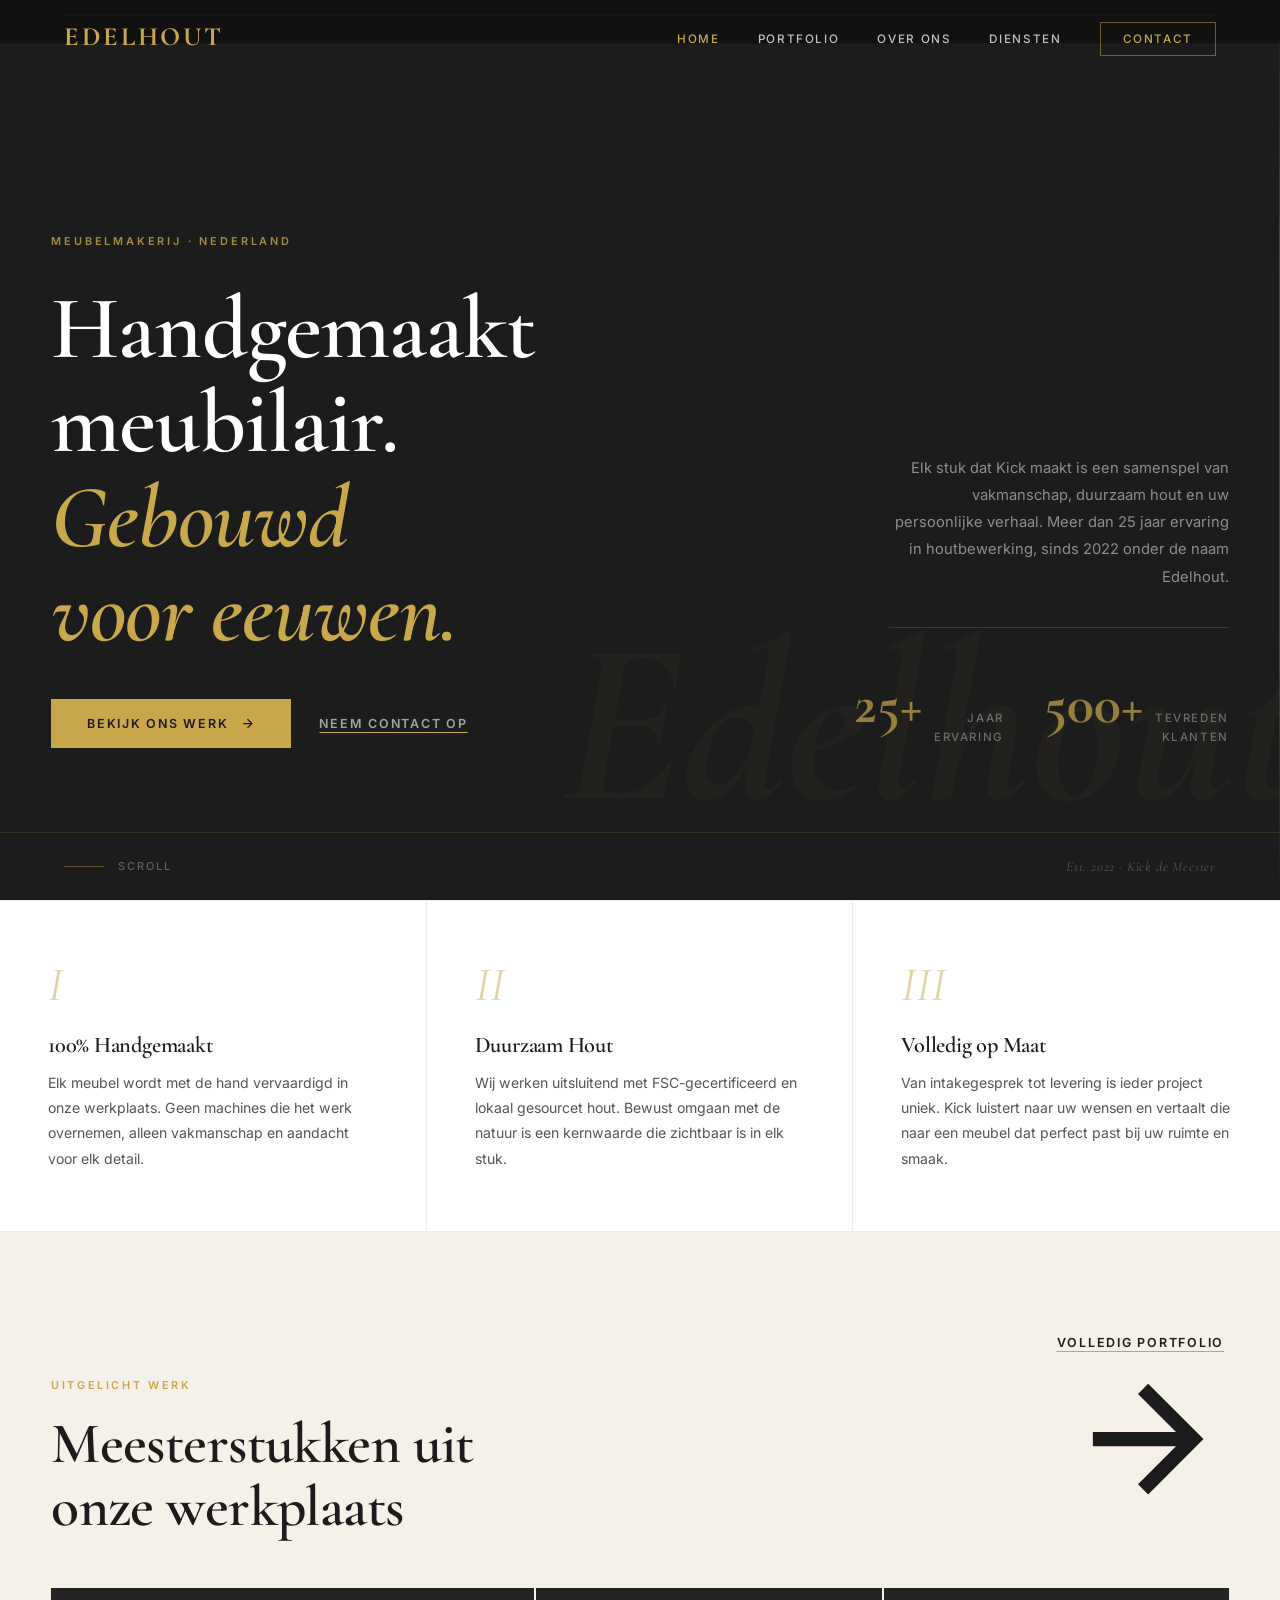
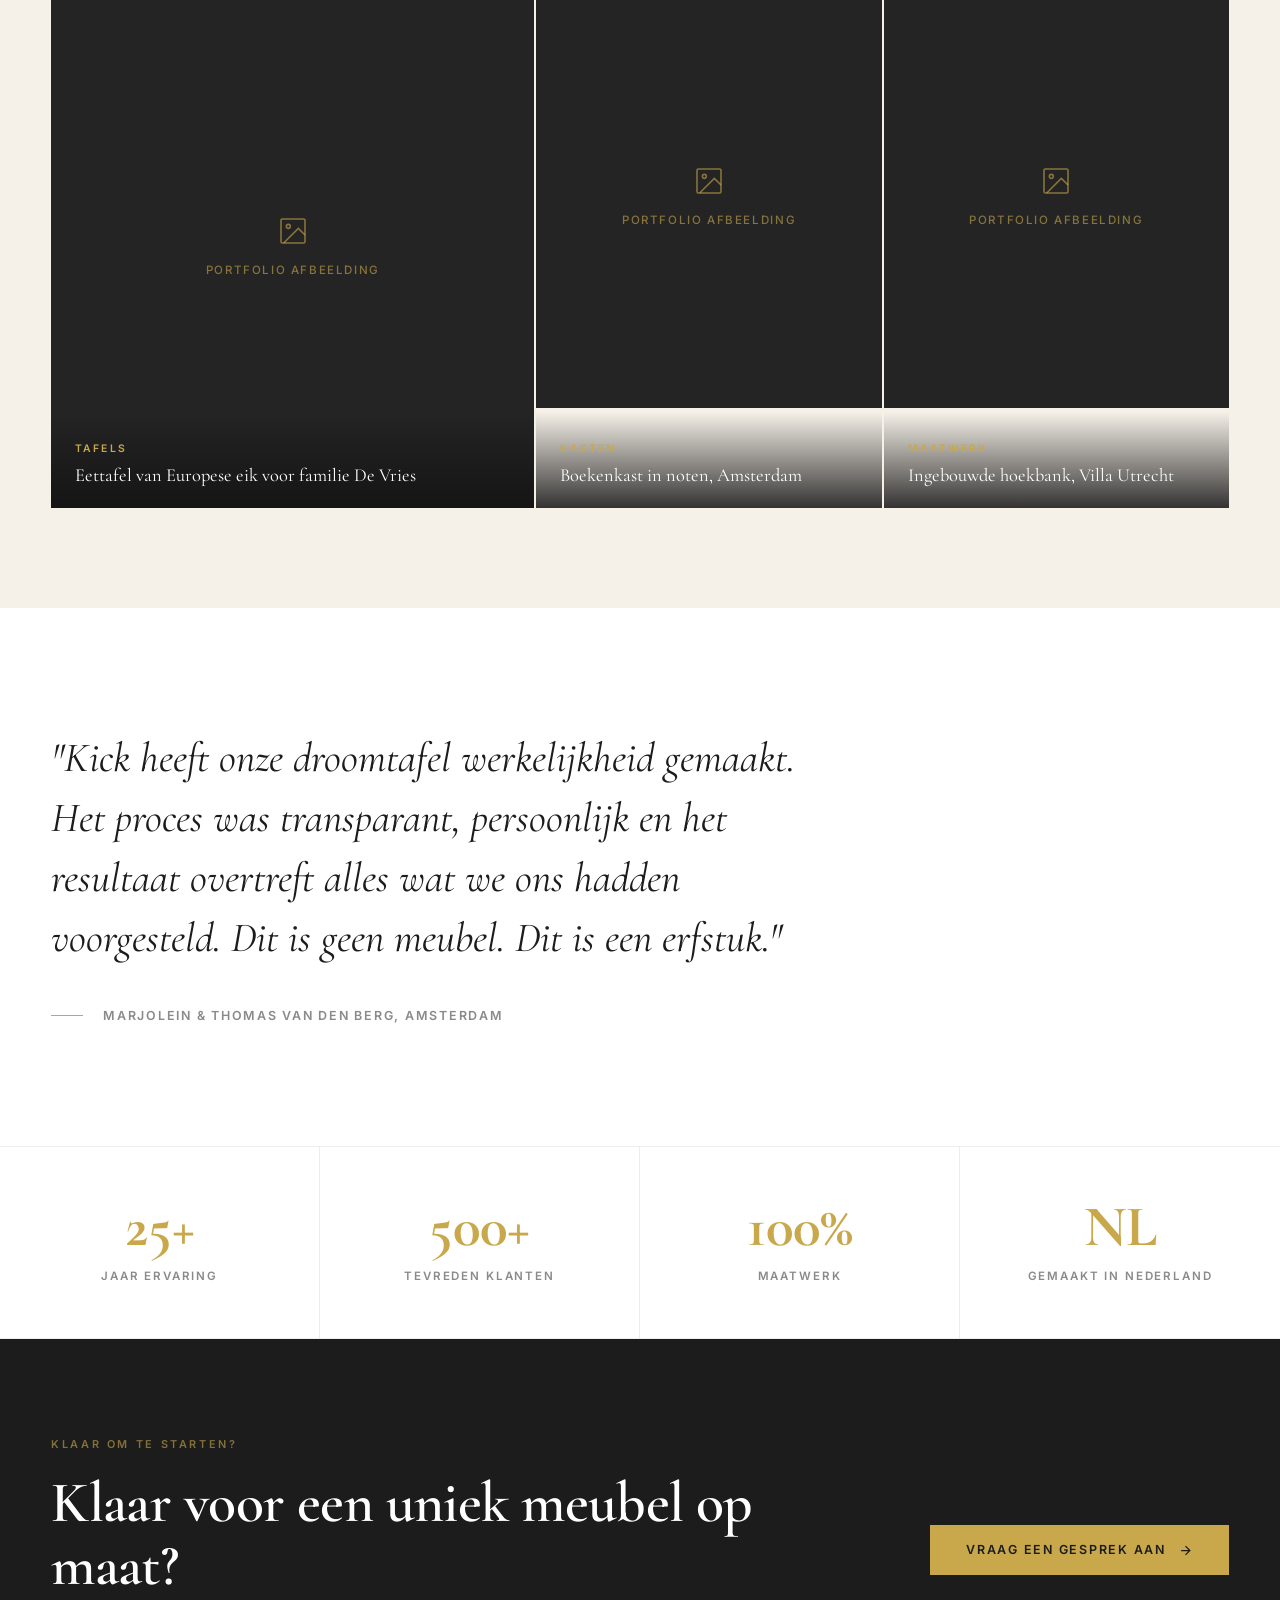
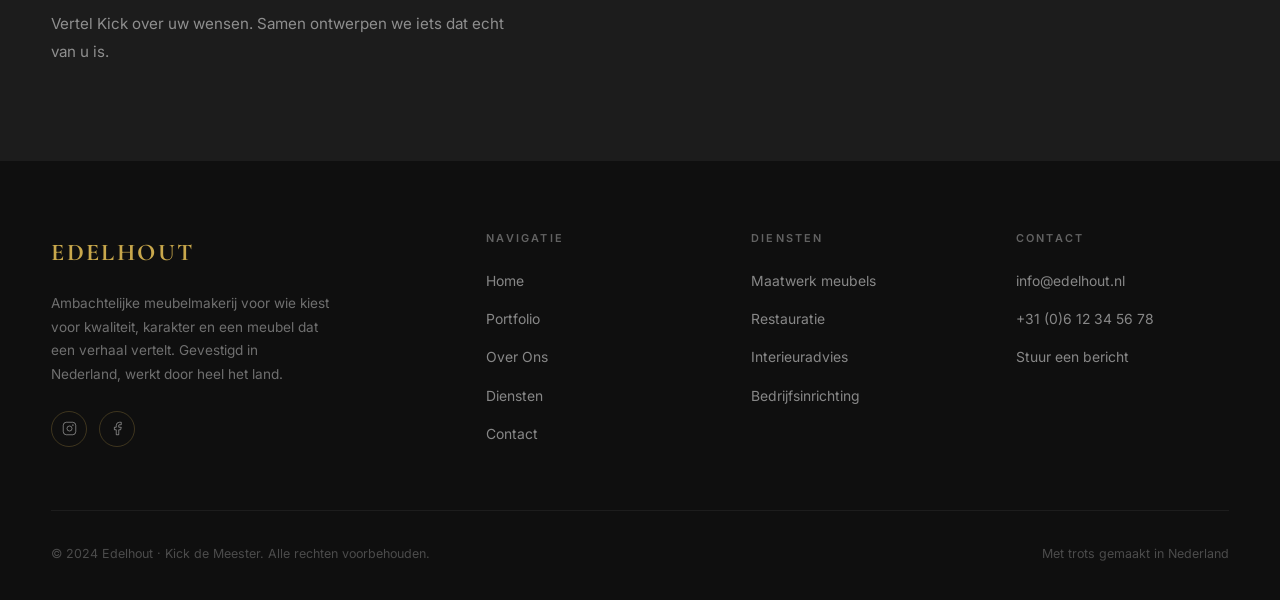
<file: index.html>
<!DOCTYPE html>
<html lang="nl">
<head>
  <meta charset="UTF-8" />
  <meta name="viewport" content="width=device-width, initial-scale=1.0" />
  <title>Edelhout – Handgemaakt meubelmakerij door Kick</title>
  <meta name="description" content="Edelhout is een ambachtelijke meubelmakerij geleid door Kick. Wij ontwerpen en bouwen op maat gemaakte meubels van de hoogste kwaliteit." />
  <link rel="preconnect" href="https://fonts.googleapis.com" />
  <link rel="preconnect" href="https://fonts.gstatic.com" crossorigin />
  <link href="https://fonts.googleapis.com/css2?family=Cormorant+Garamond:ital,wght@0,400;0,600;0,700;1,400;1,600&family=Inter:wght@400;500;600&display=swap" rel="stylesheet" />
  <link rel="stylesheet" href="css/style.css" />
</head>
<body>

  <!-- NAV -->
  <nav class="nav nav--light">
    <a href="index.html" class="nav-logo">Edelhout</a>
    <ul class="nav-links">
      <li><a href="index.html" class="active">Home</a></li>
      <li><a href="portfolio.html">Portfolio</a></li>
      <li><a href="over-ons.html">Over Ons</a></li>
      <li><a href="diensten.html">Diensten</a></li>
      <li><a href="contact.html" class="nav-cta">Contact</a></li>
    </ul>
    <button class="nav-hamburger" aria-label="Menu">
      <span></span><span></span><span></span>
    </button>
  </nav>
  <nav class="nav-mobile">
    <a href="index.html" class="active">Home</a>
    <a href="portfolio.html">Portfolio</a>
    <a href="over-ons.html">Over Ons</a>
    <a href="diensten.html">Diensten</a>
    <a href="contact.html">Contact</a>
  </nav>

  <!-- HERO -->
  <section class="hero">
    <span class="hero-bg-text" aria-hidden="true">Edelhout</span>
    <div class="hero-inner container">
      <div class="hero-left">
        <span class="hero-tag">Meubelmakerij · Nederland</span>
        <h1>Handgemaakt<br />meubilair.<br /><em>Gebouwd<br />voor eeuwen.</em></h1>
        <div class="hero-cta">
          <a href="portfolio.html" class="btn btn-gold">
            Bekijk ons werk
            <svg viewBox="0 0 24 24" fill="none" stroke="currentColor" stroke-width="2"><path d="M5 12h14M12 5l7 7-7 7"/></svg>
          </a>
          <a href="contact.html" class="btn-text" style="color:rgba(255,255,255,0.6);">Neem contact op</a>
        </div>
      </div>
      <div class="hero-right">
        <div class="hero-right-text">
          <p>Elk stuk dat Kick maakt is een samenspel van vakmanschap, duurzaam hout en uw persoonlijke verhaal. Meer dan 25 jaar ervaring in houtbewerking, sinds 2022 onder de naam Edelhout.</p>
          <div style="height:1px; background:rgba(201,168,76,0.2); margin:28px 0;"></div>
          <div class="hero-stat">
            <span class="hero-stat-num">25+</span>
            <span class="hero-stat-label">Jaar<br />ervaring</span>
            <span class="hero-stat-num" style="margin-left:28px;">500+</span>
            <span class="hero-stat-label">Tevreden<br />klanten</span>
          </div>
        </div>
      </div>
    </div>
    <div class="hero-footer">
      <div class="hero-scroll-indicator">
        <div class="hero-scroll-line"></div>
        Scroll
      </div>
      <span class="hero-year">Est. 2022 · Kick de Meester</span>
    </div>
  </section>

  <!-- USP -->
  <section class="section--white" style="padding:0;">
    <div class="craft-strip">
      <div class="craft-item fade-in">
        <span class="craft-num">I</span>
        <h4>100% Handgemaakt</h4>
        <p>Elk meubel wordt met de hand vervaardigd in onze werkplaats. Geen machines die het werk overnemen, alleen vakmanschap en aandacht voor elk detail.</p>
      </div>
      <div class="craft-item fade-in fade-in-delay-2">
        <span class="craft-num">II</span>
        <h4>Duurzaam Hout</h4>
        <p>Wij werken uitsluitend met FSC-gecertificeerd en lokaal gesourcet hout. Bewust omgaan met de natuur is een kernwaarde die zichtbaar is in elk stuk.</p>
      </div>
      <div class="craft-item fade-in fade-in-delay-4">
        <span class="craft-num">III</span>
        <h4>Volledig op Maat</h4>
        <p>Van intakegesprek tot levering is ieder project uniek. Kick luistert naar uw wensen en vertaalt die naar een meubel dat perfect past bij uw ruimte en smaak.</p>
      </div>
    </div>
  </section>

  <!-- PORTFOLIO PREVIEW -->
  <section class="section section--cream">
    <div class="container">
      <div style="display:flex; align-items:flex-end; justify-content:space-between; margin-bottom:48px;" class="fade-in">
        <div>
          <span class="eyebrow">Uitgelicht werk</span>
          <h2>Meesterstukken uit<br />onze werkplaats</h2>
        </div>
        <a href="portfolio.html" class="btn-text" style="margin-bottom:8px;">
          Volledig portfolio
          <svg viewBox="0 0 24 24" fill="none" stroke="currentColor" stroke-width="2"><path d="M5 12h14M12 5l7 7-7 7"/></svg>
        </a>
      </div>

      <div class="home-portfolio-grid fade-in">
        <div class="home-port-card">
          <div class="img-placeholder">
            <svg viewBox="0 0 24 24" fill="none" stroke="currentColor" stroke-width="1.2"><rect x="3" y="3" width="18" height="18" rx="1"/><circle cx="8.5" cy="8.5" r="1.5"/><path d="M21 15l-5-5L5 21"/></svg>
            Portfolio afbeelding
          </div>
          <div class="home-port-card-info">
            <div class="home-port-cat">Tafels</div>
            <div class="home-port-title">Eettafel van Europese eik voor familie De Vries</div>
          </div>
        </div>
        <div class="home-port-card">
          <div class="img-placeholder">
            <svg viewBox="0 0 24 24" fill="none" stroke="currentColor" stroke-width="1.2"><rect x="3" y="3" width="18" height="18" rx="1"/><circle cx="8.5" cy="8.5" r="1.5"/><path d="M21 15l-5-5L5 21"/></svg>
            Portfolio afbeelding
          </div>
          <div class="home-port-card-info">
            <div class="home-port-cat">Kasten</div>
            <div class="home-port-title">Boekenkast in noten, Amsterdam</div>
          </div>
        </div>
        <div class="home-port-card">
          <div class="img-placeholder">
            <svg viewBox="0 0 24 24" fill="none" stroke="currentColor" stroke-width="1.2"><rect x="3" y="3" width="18" height="18" rx="1"/><circle cx="8.5" cy="8.5" r="1.5"/><path d="M21 15l-5-5L5 21"/></svg>
            Portfolio afbeelding
          </div>
          <div class="home-port-card-info">
            <div class="home-port-cat">Maatwerk</div>
            <div class="home-port-title">Ingebouwde hoekbank, Villa Utrecht</div>
          </div>
        </div>
      </div>
    </div>
  </section>

  <!-- TESTIMONIAL -->
  <section class="testimonial-section">
    <div class="container">
      <div class="testimonial-inner fade-in">
        <p class="testimonial-quote">
          "Kick heeft onze droomtafel werkelijkheid gemaakt. Het proces was transparant, persoonlijk en het resultaat overtreft alles wat we ons hadden voorgesteld. Dit is geen meubel. Dit is een erfstuk."
        </p>
        <div class="testimonial-meta">
          <div class="testimonial-line"></div>
          <span class="testimonial-author">Marjolein &amp; Thomas van den Berg, Amsterdam</span>
        </div>
      </div>
    </div>
  </section>

  <!-- STATS -->
  <section class="section--white" style="padding:0;">
    <div class="stats-row">
      <div class="stat-item fade-in">
        <div class="stat-num">25+</div>
        <div class="stat-label">Jaar ervaring</div>
      </div>
      <div class="stat-item fade-in fade-in-delay-1">
        <div class="stat-num">500+</div>
        <div class="stat-label">Tevreden klanten</div>
      </div>
      <div class="stat-item fade-in fade-in-delay-2">
        <div class="stat-num">100%</div>
        <div class="stat-label">Maatwerk</div>
      </div>
      <div class="stat-item fade-in fade-in-delay-3">
        <div class="stat-num">NL</div>
        <div class="stat-label">Gemaakt in Nederland</div>
      </div>
    </div>
  </section>

  <!-- CTA -->
  <section class="cta-banner">
    <div class="container">
      <div class="cta-banner-inner fade-in">
        <div>
          <span class="eyebrow" style="color:rgba(201,168,76,0.6);">Klaar om te starten?</span>
          <h2>Klaar voor een uniek meubel op maat?</h2>
          <p>Vertel Kick over uw wensen. Samen ontwerpen we iets dat echt van u is.</p>
        </div>
        <a href="contact.html" class="btn btn-gold" style="flex-shrink:0;">
          Vraag een gesprek aan
          <svg viewBox="0 0 24 24" fill="none" stroke="currentColor" stroke-width="2"><path d="M5 12h14M12 5l7 7-7 7"/></svg>
        </a>
      </div>
    </div>
  </section>

  <!-- FOOTER -->
  <footer class="footer">
    <div class="container">
      <div class="footer-inner">
        <div class="footer-brand">
          <a href="index.html" class="footer-logo">Edelhout</a>
          <p>Ambachtelijke meubelmakerij voor wie kiest voor kwaliteit, karakter en een meubel dat een verhaal vertelt. Gevestigd in Nederland, werkt door heel het land.</p>
          <div class="footer-social">
            <a href="#" class="social-icon" aria-label="Instagram">
              <svg viewBox="0 0 24 24" fill="none" stroke="currentColor" stroke-width="1.5"><rect x="2" y="2" width="20" height="20" rx="5"/><circle cx="12" cy="12" r="4"/><circle cx="17.5" cy="6.5" r="0.5" fill="currentColor"/></svg>
            </a>
            <a href="#" class="social-icon" aria-label="Facebook">
              <svg viewBox="0 0 24 24" fill="none" stroke="currentColor" stroke-width="1.5"><path d="M18 2h-3a5 5 0 00-5 5v3H7v4h3v8h4v-8h3l1-4h-4V7a1 1 0 011-1h3z"/></svg>
            </a>
          </div>
        </div>
        <div class="footer-col">
          <h5>Navigatie</h5>
          <ul>
            <li><a href="index.html">Home</a></li>
            <li><a href="portfolio.html">Portfolio</a></li>
            <li><a href="over-ons.html">Over Ons</a></li>
            <li><a href="diensten.html">Diensten</a></li>
            <li><a href="contact.html">Contact</a></li>
          </ul>
        </div>
        <div class="footer-col">
          <h5>Diensten</h5>
          <ul>
            <li><a href="diensten.html">Maatwerk meubels</a></li>
            <li><a href="diensten.html">Restauratie</a></li>
            <li><a href="diensten.html">Interieuradvies</a></li>
            <li><a href="diensten.html">Bedrijfsinrichting</a></li>
          </ul>
        </div>
        <div class="footer-col">
          <h5>Contact</h5>
          <ul>
            <li><a href="mailto:info@edelhout.nl">info@edelhout.nl</a></li>
            <li><a href="tel:+31612345678">+31 (0)6 12 34 56 78</a></li>
            <li><a href="contact.html">Stuur een bericht</a></li>
          </ul>
        </div>
      </div>
      <div class="footer-bottom">
        <span>© 2024 Edelhout · Kick de Meester. Alle rechten voorbehouden.</span>
        <span>Met trots gemaakt in Nederland</span>
      </div>
    </div>
  </footer>

  <script src="js/main.js"></script>
</body>
</html>
</file>
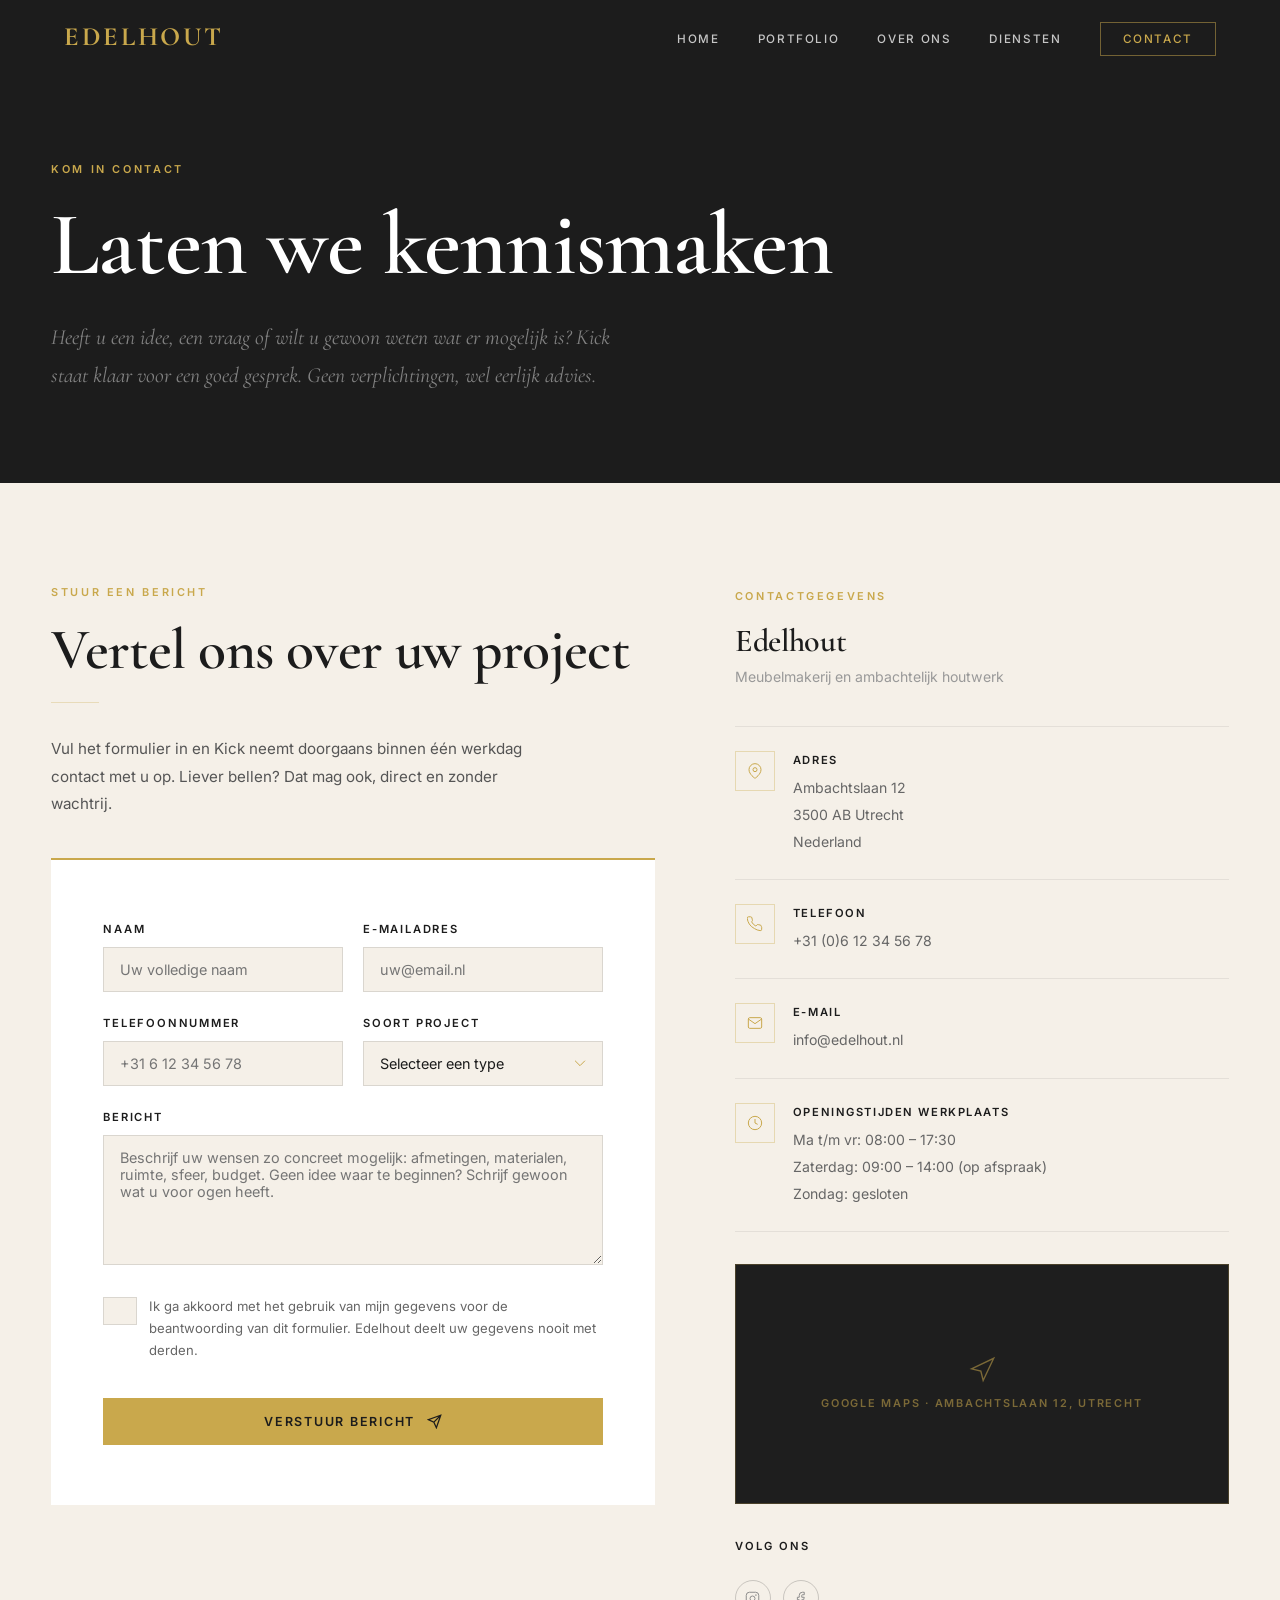
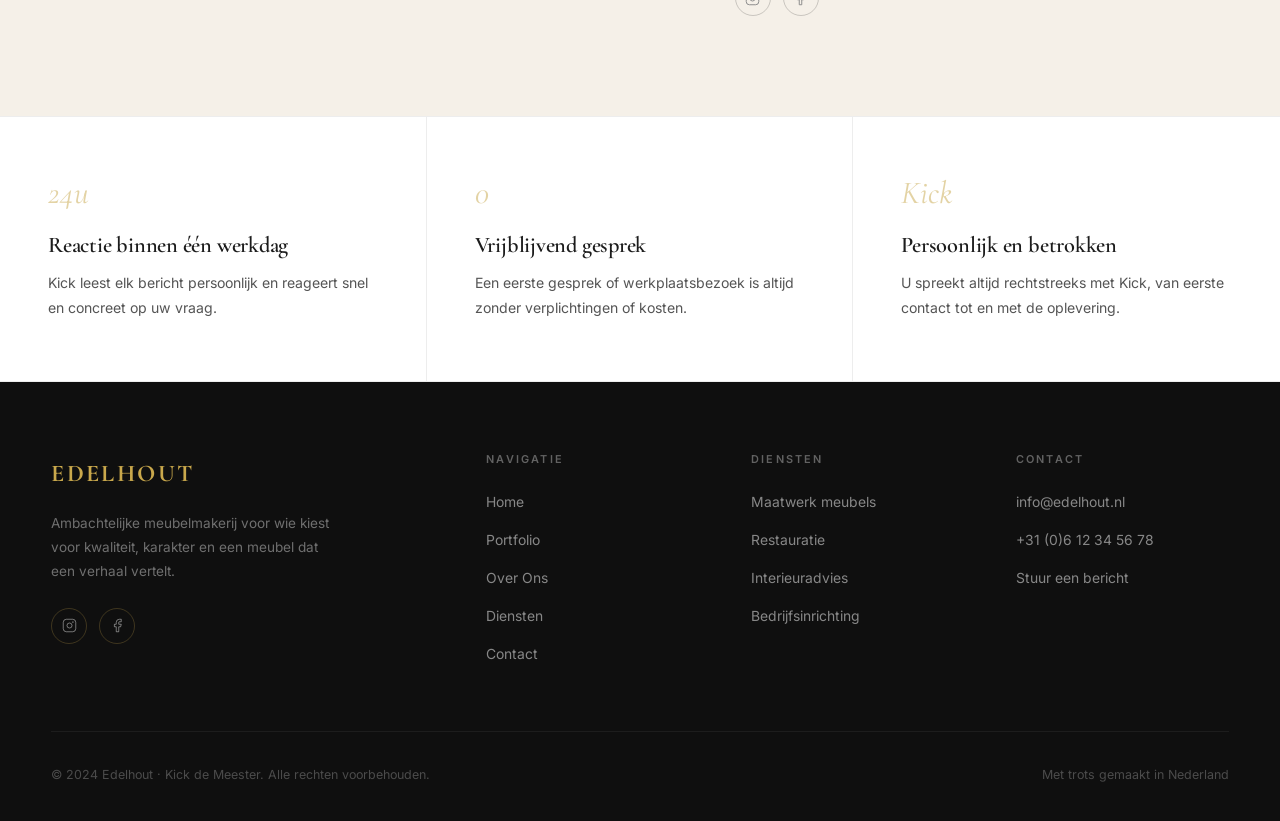
<file: contact.html>
<!DOCTYPE html>
<html lang="nl">
<head>
  <meta charset="UTF-8" />
  <meta name="viewport" content="width=device-width, initial-scale=1.0" />
  <title>Contact – Edelhout Meubelmakerij</title>
  <meta name="description" content="Neem contact op met Edelhout. Vertel Kick over uw project en ontvang een vrijblijvende offerte voor handgemaakt meubilair op maat." />
  <link rel="preconnect" href="https://fonts.googleapis.com" />
  <link rel="preconnect" href="https://fonts.gstatic.com" crossorigin />
  <link href="https://fonts.googleapis.com/css2?family=Cormorant+Garamond:ital,wght@0,400;0,600;0,700;1,400;1,600&family=Inter:wght@400;500;600&display=swap" rel="stylesheet" />
  <link rel="stylesheet" href="css/style.css" />
</head>
<body>

  <nav class="nav nav--solid">
    <a href="index.html" class="nav-logo">Edelhout</a>
    <ul class="nav-links">
      <li><a href="index.html">Home</a></li>
      <li><a href="portfolio.html">Portfolio</a></li>
      <li><a href="over-ons.html">Over Ons</a></li>
      <li><a href="diensten.html">Diensten</a></li>
      <li><a href="contact.html" class="nav-cta active">Contact</a></li>
    </ul>
    <button class="nav-hamburger" aria-label="Menu">
      <span></span><span></span><span></span>
    </button>
  </nav>
  <nav class="nav-mobile">
    <a href="index.html">Home</a>
    <a href="portfolio.html">Portfolio</a>
    <a href="over-ons.html">Over Ons</a>
    <a href="diensten.html">Diensten</a>
    <a href="contact.html" class="active">Contact</a>
  </nav>

  <section class="page-hero">
    <div class="container">
      <span class="eyebrow">Kom in contact</span>
      <h1>Laten we kennismaken</h1>
      <p class="intro-text" style="color:rgba(255,255,255,0.45); margin-top:20px;">
        Heeft u een idee, een vraag of wilt u gewoon weten wat er mogelijk is? Kick staat klaar voor een goed gesprek. Geen verplichtingen, wel eerlijk advies.
      </p>
    </div>
  </section>

  <section class="section section--cream">
    <div class="container">
      <div class="contact-layout">

        <!-- FORM -->
        <div class="fade-in">
          <span class="eyebrow">Stuur een bericht</span>
          <h2 style="margin-bottom:8px;">Vertel ons over uw project</h2>
          <div style="height:1px; background:rgba(201,168,76,0.3); margin:20px 0 32px; width:48px;"></div>
          <p style="margin-bottom:40px; max-width:480px;">
            Vul het formulier in en Kick neemt doorgaans binnen één werkdag contact met u op. Liever bellen? Dat mag ook, direct en zonder wachtrij.
          </p>

          <form class="contact-form-wrap contact-form-el" novalidate>
            <div class="form-row">
              <div class="form-group">
                <label for="naam">Naam</label>
                <input type="text" id="naam" name="naam" placeholder="Uw volledige naam" required />
              </div>
              <div class="form-group">
                <label for="email">E-mailadres</label>
                <input type="email" id="email" name="email" placeholder="uw@email.nl" required />
              </div>
            </div>
            <div class="form-row">
              <div class="form-group">
                <label for="telefoon">Telefoonnummer</label>
                <input type="tel" id="telefoon" name="telefoon" placeholder="+31 6 12 34 56 78" />
              </div>
              <div class="form-group">
                <label for="project">Soort project</label>
                <select id="project" name="project" required>
                  <option value="" disabled selected>Selecteer een type</option>
                  <option value="maatwerk">Maatwerk meubel</option>
                  <option value="restauratie">Restauratie</option>
                  <option value="interieuradvies">Interieuradvies</option>
                  <option value="bedrijfsinrichting">Bedrijfsinrichting</option>
                  <option value="anders">Anders of niet zeker</option>
                </select>
              </div>
            </div>
            <div class="form-group">
              <label for="bericht">Bericht</label>
              <textarea id="bericht" name="bericht" placeholder="Beschrijf uw wensen zo concreet mogelijk: afmetingen, materialen, ruimte, sfeer, budget. Geen idee waar te beginnen? Schrijf gewoon wat u voor ogen heeft." required></textarea>
            </div>
            <div class="form-group" style="display:flex; align-items:flex-start; gap:12px; margin-bottom:0;">
              <input type="checkbox" id="akkoord" name="akkoord" style="width:17px; height:17px; margin-top:2px; accent-color:var(--gold); flex-shrink:0;" required />
              <label for="akkoord" style="font-size:0.82rem; font-weight:400; letter-spacing:0; text-transform:none; color:#666; cursor:pointer;">
                Ik ga akkoord met het gebruik van mijn gegevens voor de beantwoording van dit formulier. Edelhout deelt uw gegevens nooit met derden.
              </label>
            </div>
            <button type="submit" class="btn btn-gold" style="width:100%; justify-content:center; margin-top:28px; padding:16px 36px;">
              Verstuur bericht
              <svg viewBox="0 0 24 24" fill="none" stroke="currentColor" stroke-width="2"><path d="M22 2L11 13M22 2L15 22l-4-9-9-4 20-7z"/></svg>
            </button>
          </form>
        </div>

        <!-- INFO -->
        <div class="contact-side fade-in fade-in-delay-2">
          <span class="eyebrow">Contactgegevens</span>
          <h3 style="font-family:'Cormorant Garamond',serif; font-size:2rem; margin-bottom:6px;">Edelhout</h3>
          <p style="font-size:0.88rem; color:#999; margin-bottom:36px;">Meubelmakerij en ambachtelijk houtwerk</p>

          <div class="contact-detail">
            <div class="contact-detail-icon">
              <svg viewBox="0 0 24 24" fill="none" stroke="currentColor" stroke-width="1.5"><path d="M21 10c0 7-9 13-9 13s-9-6-9-13a9 9 0 0118 0z"/><circle cx="12" cy="10" r="3"/></svg>
            </div>
            <div class="contact-detail-text">
              <strong>Adres</strong>
              <span>Ambachtslaan 12<br />3500 AB Utrecht<br />Nederland</span>
            </div>
          </div>

          <div class="contact-detail">
            <div class="contact-detail-icon">
              <svg viewBox="0 0 24 24" fill="none" stroke="currentColor" stroke-width="1.5"><path d="M22 16.92v3a2 2 0 01-2.18 2 19.79 19.79 0 01-8.63-3.07A19.5 19.5 0 013.41 12 19.79 19.79 0 01.36 3.37a2 2 0 012-2.18h3a2 2 0 012 1.72c.127.96.361 1.903.7 2.81a2 2 0 01-.45 2.11L6.91 8.82a16 16 0 006.27 6.27l1.71-1.71a2 2 0 012.11-.45c.907.339 1.85.573 2.81.7a2 2 0 011.72 2z"/></svg>
            </div>
            <div class="contact-detail-text">
              <strong>Telefoon</strong>
              <span><a href="tel:+31612345678" style="color:#666;">+31 (0)6 12 34 56 78</a></span>
            </div>
          </div>

          <div class="contact-detail">
            <div class="contact-detail-icon">
              <svg viewBox="0 0 24 24" fill="none" stroke="currentColor" stroke-width="1.5"><path d="M4 4h16c1.1 0 2 .9 2 2v12c0 1.1-.9 2-2 2H4c-1.1 0-2-.9-2-2V6c0-1.1.9-2 2-2z"/><polyline points="22,6 12,13 2,6"/></svg>
            </div>
            <div class="contact-detail-text">
              <strong>E-mail</strong>
              <span><a href="mailto:info@edelhout.nl" style="color:#666;">info@edelhout.nl</a></span>
            </div>
          </div>

          <div class="contact-detail">
            <div class="contact-detail-icon">
              <svg viewBox="0 0 24 24" fill="none" stroke="currentColor" stroke-width="1.5"><circle cx="12" cy="12" r="10"/><polyline points="12 6 12 12 16 14"/></svg>
            </div>
            <div class="contact-detail-text">
              <strong>Openingstijden werkplaats</strong>
              <span>Ma t/m vr: 08:00 – 17:30<br />Zaterdag: 09:00 – 14:00 (op afspraak)<br />Zondag: gesloten</span>
            </div>
          </div>

          <div class="map-placeholder">
            <svg viewBox="0 0 24 24" fill="none" stroke="currentColor" stroke-width="1.2"><polygon points="3 11 22 2 13 21 11 13 3 11"/></svg>
            <span>Google Maps · Ambachtslaan 12, Utrecht</span>
          </div>

          <div style="margin-top:32px;">
            <p style="font-size:0.7rem; font-weight:600; letter-spacing:0.18em; text-transform:uppercase; color:var(--charcoal); margin-bottom:16px;">Volg ons</p>
            <div class="footer-social">
              <a href="#" class="social-icon" aria-label="Instagram" style="border-color:rgba(28,28,28,0.2); color:#888;">
                <svg viewBox="0 0 24 24" fill="none" stroke="currentColor" stroke-width="1.5"><rect x="2" y="2" width="20" height="20" rx="5"/><circle cx="12" cy="12" r="4"/><circle cx="17.5" cy="6.5" r="0.5" fill="currentColor"/></svg>
              </a>
              <a href="#" class="social-icon" aria-label="Facebook" style="border-color:rgba(28,28,28,0.2); color:#888;">
                <svg viewBox="0 0 24 24" fill="none" stroke="currentColor" stroke-width="1.5"><path d="M18 2h-3a5 5 0 00-5 5v3H7v4h3v8h4v-8h3l1-4h-4V7a1 1 0 011-1h3z"/></svg>
              </a>
            </div>
          </div>
        </div>

      </div>
    </div>
  </section>

  <!-- PROMISE STRIP -->
  <section class="section--white" style="padding:0;">
    <div class="craft-strip">
      <div class="craft-item fade-in">
        <span class="craft-num" style="font-size:2rem;">24u</span>
        <h4>Reactie binnen één werkdag</h4>
        <p>Kick leest elk bericht persoonlijk en reageert snel en concreet op uw vraag.</p>
      </div>
      <div class="craft-item fade-in fade-in-delay-2">
        <span class="craft-num" style="font-size:2rem;">0</span>
        <h4>Vrijblijvend gesprek</h4>
        <p>Een eerste gesprek of werkplaatsbezoek is altijd zonder verplichtingen of kosten.</p>
      </div>
      <div class="craft-item fade-in fade-in-delay-4">
        <span class="craft-num" style="font-size:2rem; font-style:italic;">Kick</span>
        <h4>Persoonlijk en betrokken</h4>
        <p>U spreekt altijd rechtstreeks met Kick, van eerste contact tot en met de oplevering.</p>
      </div>
    </div>
  </section>

  <footer class="footer">
    <div class="container">
      <div class="footer-inner">
        <div class="footer-brand">
          <a href="index.html" class="footer-logo">Edelhout</a>
          <p>Ambachtelijke meubelmakerij voor wie kiest voor kwaliteit, karakter en een meubel dat een verhaal vertelt.</p>
          <div class="footer-social">
            <a href="#" class="social-icon" aria-label="Instagram"><svg viewBox="0 0 24 24" fill="none" stroke="currentColor" stroke-width="1.5"><rect x="2" y="2" width="20" height="20" rx="5"/><circle cx="12" cy="12" r="4"/><circle cx="17.5" cy="6.5" r="0.5" fill="currentColor"/></svg></a>
            <a href="#" class="social-icon" aria-label="Facebook"><svg viewBox="0 0 24 24" fill="none" stroke="currentColor" stroke-width="1.5"><path d="M18 2h-3a5 5 0 00-5 5v3H7v4h3v8h4v-8h3l1-4h-4V7a1 1 0 011-1h3z"/></svg></a>
          </div>
        </div>
        <div class="footer-col"><h5>Navigatie</h5><ul><li><a href="index.html">Home</a></li><li><a href="portfolio.html">Portfolio</a></li><li><a href="over-ons.html">Over Ons</a></li><li><a href="diensten.html">Diensten</a></li><li><a href="contact.html">Contact</a></li></ul></div>
        <div class="footer-col"><h5>Diensten</h5><ul><li><a href="diensten.html">Maatwerk meubels</a></li><li><a href="diensten.html">Restauratie</a></li><li><a href="diensten.html">Interieuradvies</a></li><li><a href="diensten.html">Bedrijfsinrichting</a></li></ul></div>
        <div class="footer-col"><h5>Contact</h5><ul><li><a href="mailto:info@edelhout.nl">info@edelhout.nl</a></li><li><a href="tel:+31612345678">+31 (0)6 12 34 56 78</a></li><li><a href="contact.html">Stuur een bericht</a></li></ul></div>
      </div>
      <div class="footer-bottom">
        <span>© 2024 Edelhout · Kick de Meester. Alle rechten voorbehouden.</span>
        <span>Met trots gemaakt in Nederland</span>
      </div>
    </div>
  </footer>

  <script src="js/main.js"></script>
</body>
</html>
</file>
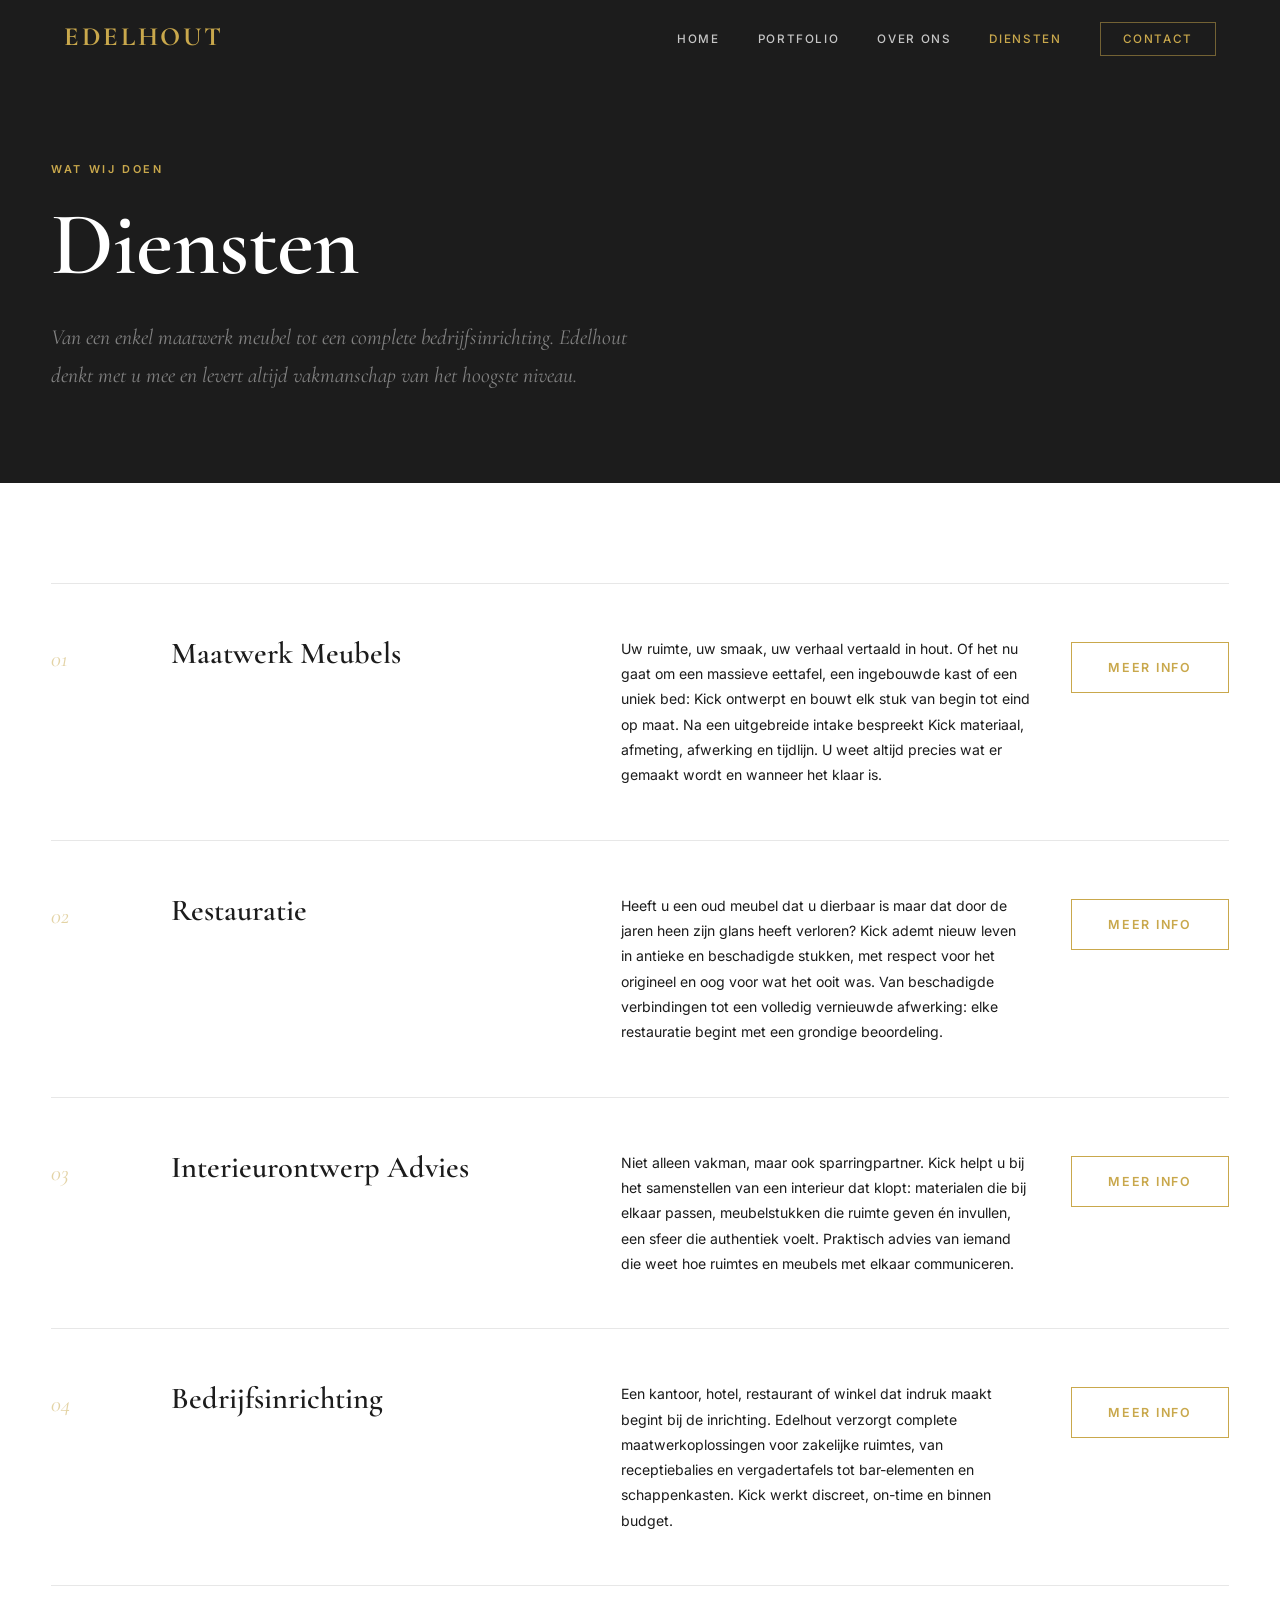
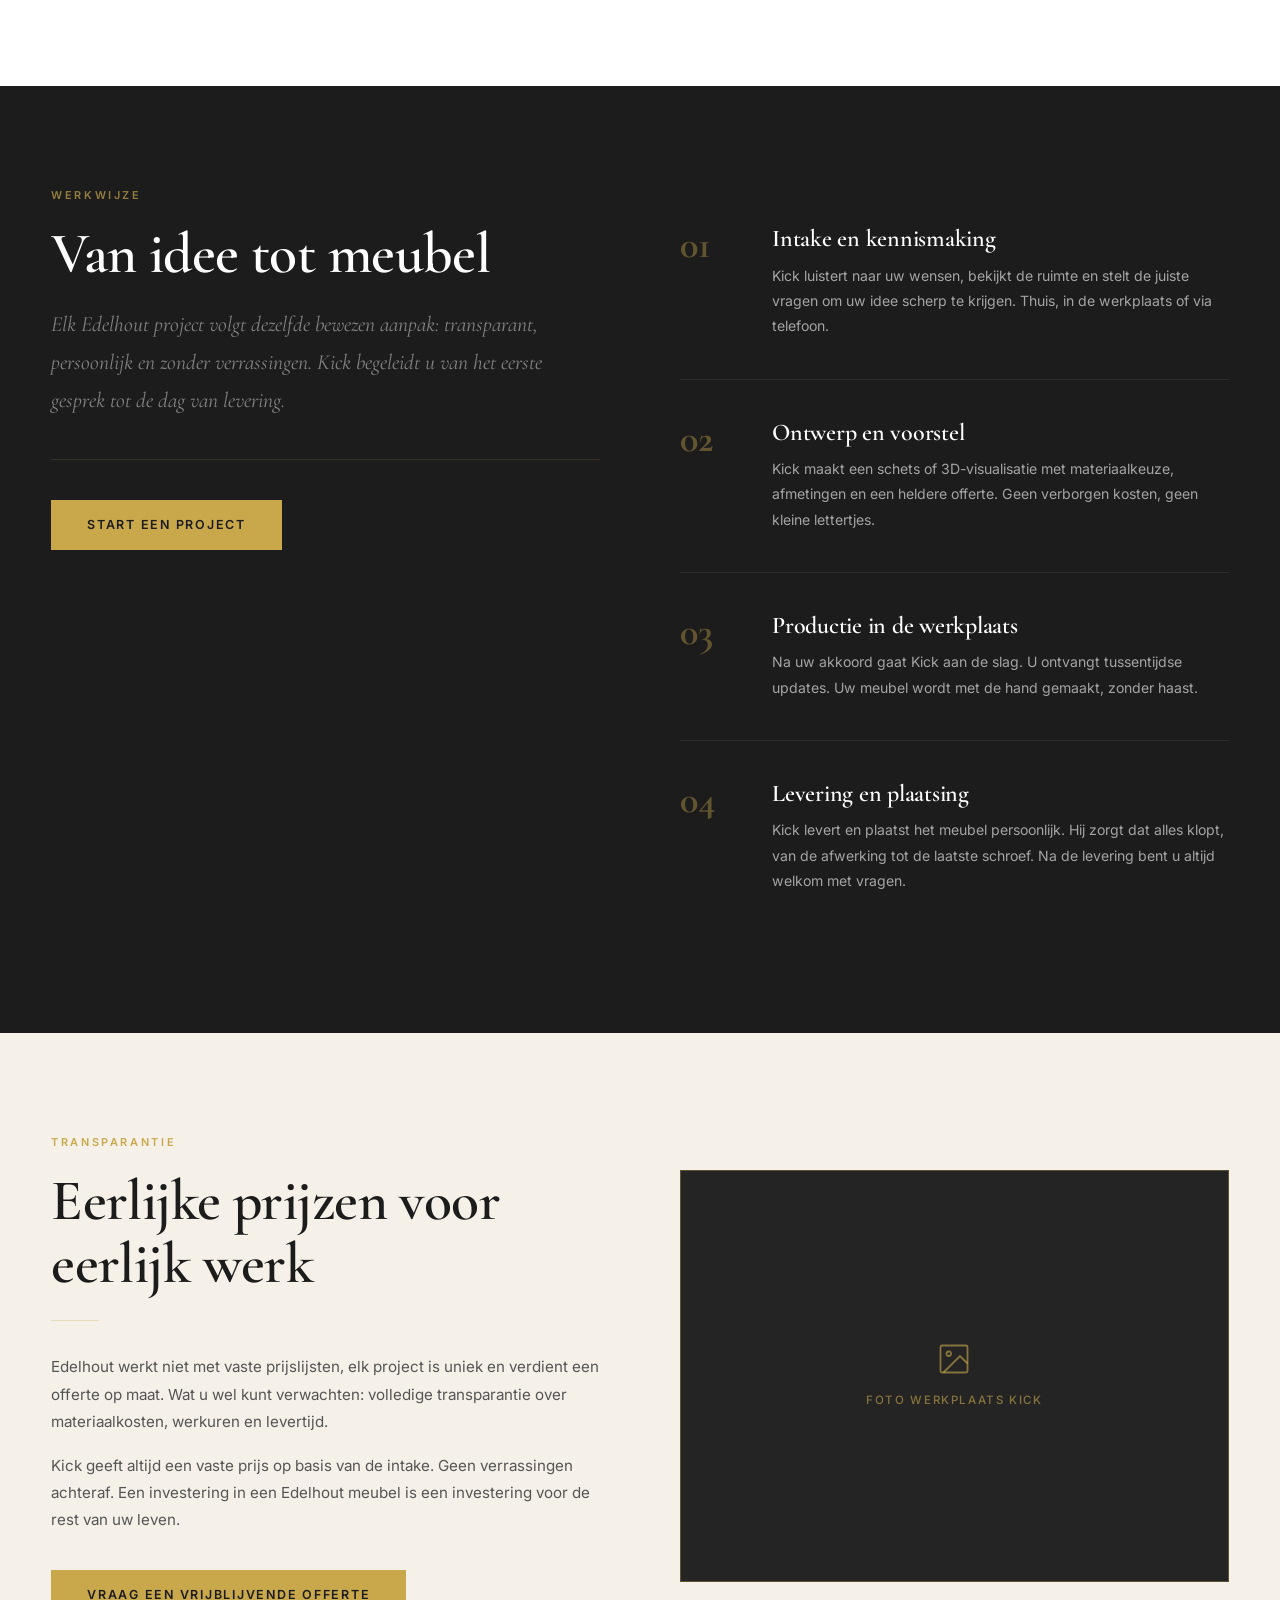
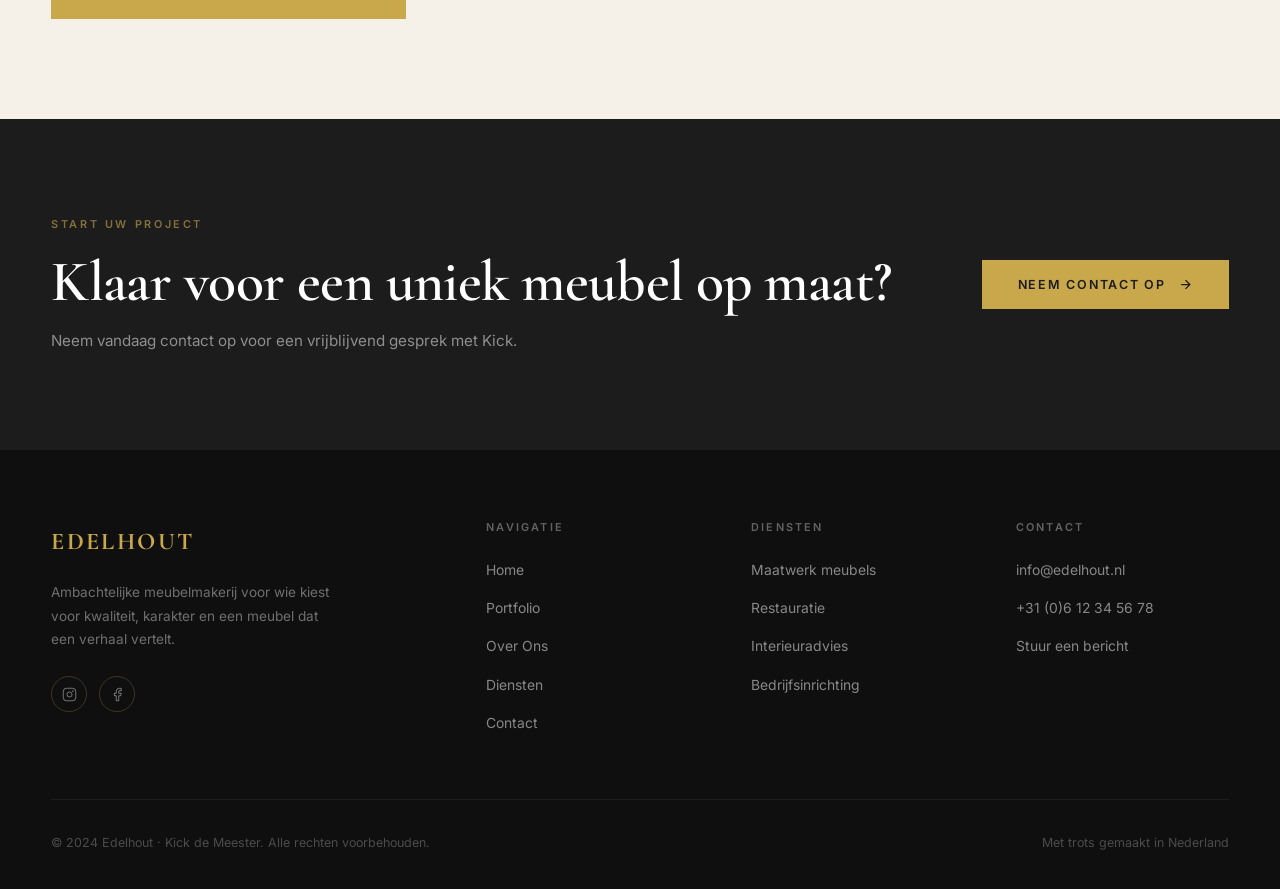
<file: diensten.html>
<!DOCTYPE html>
<html lang="nl">
<head>
  <meta charset="UTF-8" />
  <meta name="viewport" content="width=device-width, initial-scale=1.0" />
  <title>Diensten – Edelhout Meubelmakerij</title>
  <meta name="description" content="Maatwerk meubels, restauratie, interieuradvies en bedrijfsinrichting door Edelhout. Ontdek hoe Kick uw wensen werkelijkheid maakt." />
  <link rel="preconnect" href="https://fonts.googleapis.com" />
  <link rel="preconnect" href="https://fonts.gstatic.com" crossorigin />
  <link href="https://fonts.googleapis.com/css2?family=Cormorant+Garamond:ital,wght@0,400;0,600;0,700;1,400;1,600&family=Inter:wght@400;500;600&display=swap" rel="stylesheet" />
  <link rel="stylesheet" href="css/style.css" />
</head>
<body>

  <nav class="nav nav--solid">
    <a href="index.html" class="nav-logo">Edelhout</a>
    <ul class="nav-links">
      <li><a href="index.html">Home</a></li>
      <li><a href="portfolio.html">Portfolio</a></li>
      <li><a href="over-ons.html">Over Ons</a></li>
      <li><a href="diensten.html" class="active">Diensten</a></li>
      <li><a href="contact.html" class="nav-cta">Contact</a></li>
    </ul>
    <button class="nav-hamburger" aria-label="Menu">
      <span></span><span></span><span></span>
    </button>
  </nav>
  <nav class="nav-mobile">
    <a href="index.html">Home</a>
    <a href="portfolio.html">Portfolio</a>
    <a href="over-ons.html">Over Ons</a>
    <a href="diensten.html" class="active">Diensten</a>
    <a href="contact.html">Contact</a>
  </nav>

  <section class="page-hero">
    <div class="container">
      <span class="eyebrow">Wat wij doen</span>
      <h1>Diensten</h1>
      <p class="intro-text" style="color:rgba(255,255,255,0.45); margin-top:20px;">
        Van een enkel maatwerk meubel tot een complete bedrijfsinrichting. Edelhout denkt met u mee en levert altijd vakmanschap van het hoogste niveau.
      </p>
    </div>
  </section>

  <!-- SERVICE LIST -->
  <section class="section section--white">
    <div class="container">

      <div class="service-list">

        <div class="service-row fade-in">
          <div class="service-row-num">01</div>
          <div class="service-row-title">Maatwerk Meubels</div>
          <div class="service-row-desc">
            Uw ruimte, uw smaak, uw verhaal vertaald in hout. Of het nu gaat om een massieve eettafel, een ingebouwde kast of een uniek bed: Kick ontwerpt en bouwt elk stuk van begin tot eind op maat. Na een uitgebreide intake bespreekt Kick materiaal, afmeting, afwerking en tijdlijn. U weet altijd precies wat er gemaakt wordt en wanneer het klaar is.
          </div>
          <div class="service-row-cta">
            <a href="contact.html" class="btn btn-outline" style="white-space:nowrap;">Meer info</a>
          </div>
        </div>

        <div class="service-row fade-in">
          <div class="service-row-num">02</div>
          <div class="service-row-title">Restauratie</div>
          <div class="service-row-desc">
            Heeft u een oud meubel dat u dierbaar is maar dat door de jaren heen zijn glans heeft verloren? Kick ademt nieuw leven in antieke en beschadigde stukken, met respect voor het origineel en oog voor wat het ooit was. Van beschadigde verbindingen tot een volledig vernieuwde afwerking: elke restauratie begint met een grondige beoordeling.
          </div>
          <div class="service-row-cta">
            <a href="contact.html" class="btn btn-outline" style="white-space:nowrap;">Meer info</a>
          </div>
        </div>

        <div class="service-row fade-in">
          <div class="service-row-num">03</div>
          <div class="service-row-title">Interieurontwerp Advies</div>
          <div class="service-row-desc">
            Niet alleen vakman, maar ook sparringpartner. Kick helpt u bij het samenstellen van een interieur dat klopt: materialen die bij elkaar passen, meubelstukken die ruimte geven én invullen, een sfeer die authentiek voelt. Praktisch advies van iemand die weet hoe ruimtes en meubels met elkaar communiceren.
          </div>
          <div class="service-row-cta">
            <a href="contact.html" class="btn btn-outline" style="white-space:nowrap;">Meer info</a>
          </div>
        </div>

        <div class="service-row fade-in">
          <div class="service-row-num">04</div>
          <div class="service-row-title">Bedrijfsinrichting</div>
          <div class="service-row-desc">
            Een kantoor, hotel, restaurant of winkel dat indruk maakt begint bij de inrichting. Edelhout verzorgt complete maatwerkoplossingen voor zakelijke ruimtes, van receptiebalies en vergadertafels tot bar-elementen en schappenkasten. Kick werkt discreet, on-time en binnen budget.
          </div>
          <div class="service-row-cta">
            <a href="contact.html" class="btn btn-outline" style="white-space:nowrap;">Meer info</a>
          </div>
        </div>

      </div>
    </div>
  </section>

  <!-- PROCESS -->
  <section class="section section--dark">
    <div class="container">
      <div style="display:grid; grid-template-columns:1fr 1fr; gap:80px; align-items:start;">

        <div class="fade-in">
          <span class="eyebrow" style="color:rgba(201,168,76,0.7);">Werkwijze</span>
          <h2 style="color:var(--white); margin-bottom:20px;">Van idee tot meubel</h2>
          <p class="intro-text" style="color:rgba(255,255,255,0.45);">
            Elk Edelhout project volgt dezelfde bewezen aanpak: transparant, persoonlijk en zonder verrassingen. Kick begeleidt u van het eerste gesprek tot de dag van levering.
          </p>
          <div style="height:1px; background:rgba(201,168,76,0.15); margin:40px 0;"></div>
          <a href="contact.html" class="btn btn-gold">Start een project</a>
        </div>

        <div class="fade-in fade-in-delay-2">
          <div class="process-list">

            <div class="process-item">
              <div class="process-item-num">01</div>
              <div class="process-item-body">
                <h4>Intake en kennismaking</h4>
                <p>Kick luistert naar uw wensen, bekijkt de ruimte en stelt de juiste vragen om uw idee scherp te krijgen. Thuis, in de werkplaats of via telefoon.</p>
              </div>
            </div>

            <div class="process-item">
              <div class="process-item-num">02</div>
              <div class="process-item-body">
                <h4>Ontwerp en voorstel</h4>
                <p>Kick maakt een schets of 3D-visualisatie met materiaalkeuze, afmetingen en een heldere offerte. Geen verborgen kosten, geen kleine lettertjes.</p>
              </div>
            </div>

            <div class="process-item">
              <div class="process-item-num">03</div>
              <div class="process-item-body">
                <h4>Productie in de werkplaats</h4>
                <p>Na uw akkoord gaat Kick aan de slag. U ontvangt tussentijdse updates. Uw meubel wordt met de hand gemaakt, zonder haast.</p>
              </div>
            </div>

            <div class="process-item">
              <div class="process-item-num">04</div>
              <div class="process-item-body">
                <h4>Levering en plaatsing</h4>
                <p>Kick levert en plaatst het meubel persoonlijk. Hij zorgt dat alles klopt, van de afwerking tot de laatste schroef. Na de levering bent u altijd welkom met vragen.</p>
              </div>
            </div>

          </div>
        </div>

      </div>
    </div>
  </section>

  <!-- PRICING -->
  <section class="section section--cream">
    <div class="container">
      <div class="grid-2 fade-in" style="gap:80px;">
        <div>
          <span class="eyebrow">Transparantie</span>
          <h2>Eerlijke prijzen voor eerlijk werk</h2>
          <div style="height:1px; background:rgba(201,168,76,0.3); margin:24px 0 32px; width:48px;"></div>
          <p>Edelhout werkt niet met vaste prijslijsten, elk project is uniek en verdient een offerte op maat. Wat u wel kunt verwachten: volledige transparantie over materiaalkosten, werkuren en levertijd.</p>
          <p style="margin-top:16px;">Kick geeft altijd een vaste prijs op basis van de intake. Geen verrassingen achteraf. Een investering in een Edelhout meubel is een investering voor de rest van uw leven.</p>
          <a href="contact.html" class="btn btn-gold" style="margin-top:36px;">Vraag een vrijblijvende offerte</a>
        </div>
        <div>
          <div class="img-placeholder" style="aspect-ratio:4/3;">
            <svg viewBox="0 0 24 24" fill="none" stroke="currentColor" stroke-width="1.2" style="width:36px;height:36px;"><rect x="3" y="3" width="18" height="18" rx="1"/><circle cx="8.5" cy="8.5" r="1.5"/><path d="M21 15l-5-5L5 21"/></svg>
            Foto werkplaats Kick
          </div>
        </div>
      </div>
    </div>
  </section>

  <!-- CTA -->
  <section class="cta-banner">
    <div class="container">
      <div class="cta-banner-inner fade-in">
        <div>
          <span class="eyebrow" style="color:rgba(201,168,76,0.6);">Start uw project</span>
          <h2>Klaar voor een uniek meubel op maat?</h2>
          <p>Neem vandaag contact op voor een vrijblijvend gesprek met Kick.</p>
        </div>
        <a href="contact.html" class="btn btn-gold" style="flex-shrink:0;">
          Neem contact op
          <svg viewBox="0 0 24 24" fill="none" stroke="currentColor" stroke-width="2"><path d="M5 12h14M12 5l7 7-7 7"/></svg>
        </a>
      </div>
    </div>
  </section>

  <footer class="footer">
    <div class="container">
      <div class="footer-inner">
        <div class="footer-brand">
          <a href="index.html" class="footer-logo">Edelhout</a>
          <p>Ambachtelijke meubelmakerij voor wie kiest voor kwaliteit, karakter en een meubel dat een verhaal vertelt.</p>
          <div class="footer-social">
            <a href="#" class="social-icon" aria-label="Instagram"><svg viewBox="0 0 24 24" fill="none" stroke="currentColor" stroke-width="1.5"><rect x="2" y="2" width="20" height="20" rx="5"/><circle cx="12" cy="12" r="4"/><circle cx="17.5" cy="6.5" r="0.5" fill="currentColor"/></svg></a>
            <a href="#" class="social-icon" aria-label="Facebook"><svg viewBox="0 0 24 24" fill="none" stroke="currentColor" stroke-width="1.5"><path d="M18 2h-3a5 5 0 00-5 5v3H7v4h3v8h4v-8h3l1-4h-4V7a1 1 0 011-1h3z"/></svg></a>
          </div>
        </div>
        <div class="footer-col"><h5>Navigatie</h5><ul><li><a href="index.html">Home</a></li><li><a href="portfolio.html">Portfolio</a></li><li><a href="over-ons.html">Over Ons</a></li><li><a href="diensten.html">Diensten</a></li><li><a href="contact.html">Contact</a></li></ul></div>
        <div class="footer-col"><h5>Diensten</h5><ul><li><a href="diensten.html">Maatwerk meubels</a></li><li><a href="diensten.html">Restauratie</a></li><li><a href="diensten.html">Interieuradvies</a></li><li><a href="diensten.html">Bedrijfsinrichting</a></li></ul></div>
        <div class="footer-col"><h5>Contact</h5><ul><li><a href="mailto:info@edelhout.nl">info@edelhout.nl</a></li><li><a href="tel:+31612345678">+31 (0)6 12 34 56 78</a></li><li><a href="contact.html">Stuur een bericht</a></li></ul></div>
      </div>
      <div class="footer-bottom">
        <span>© 2024 Edelhout · Kick de Meester. Alle rechten voorbehouden.</span>
        <span>Met trots gemaakt in Nederland</span>
      </div>
    </div>
  </footer>

  <script src="js/main.js"></script>
</body>
</html>
</file>
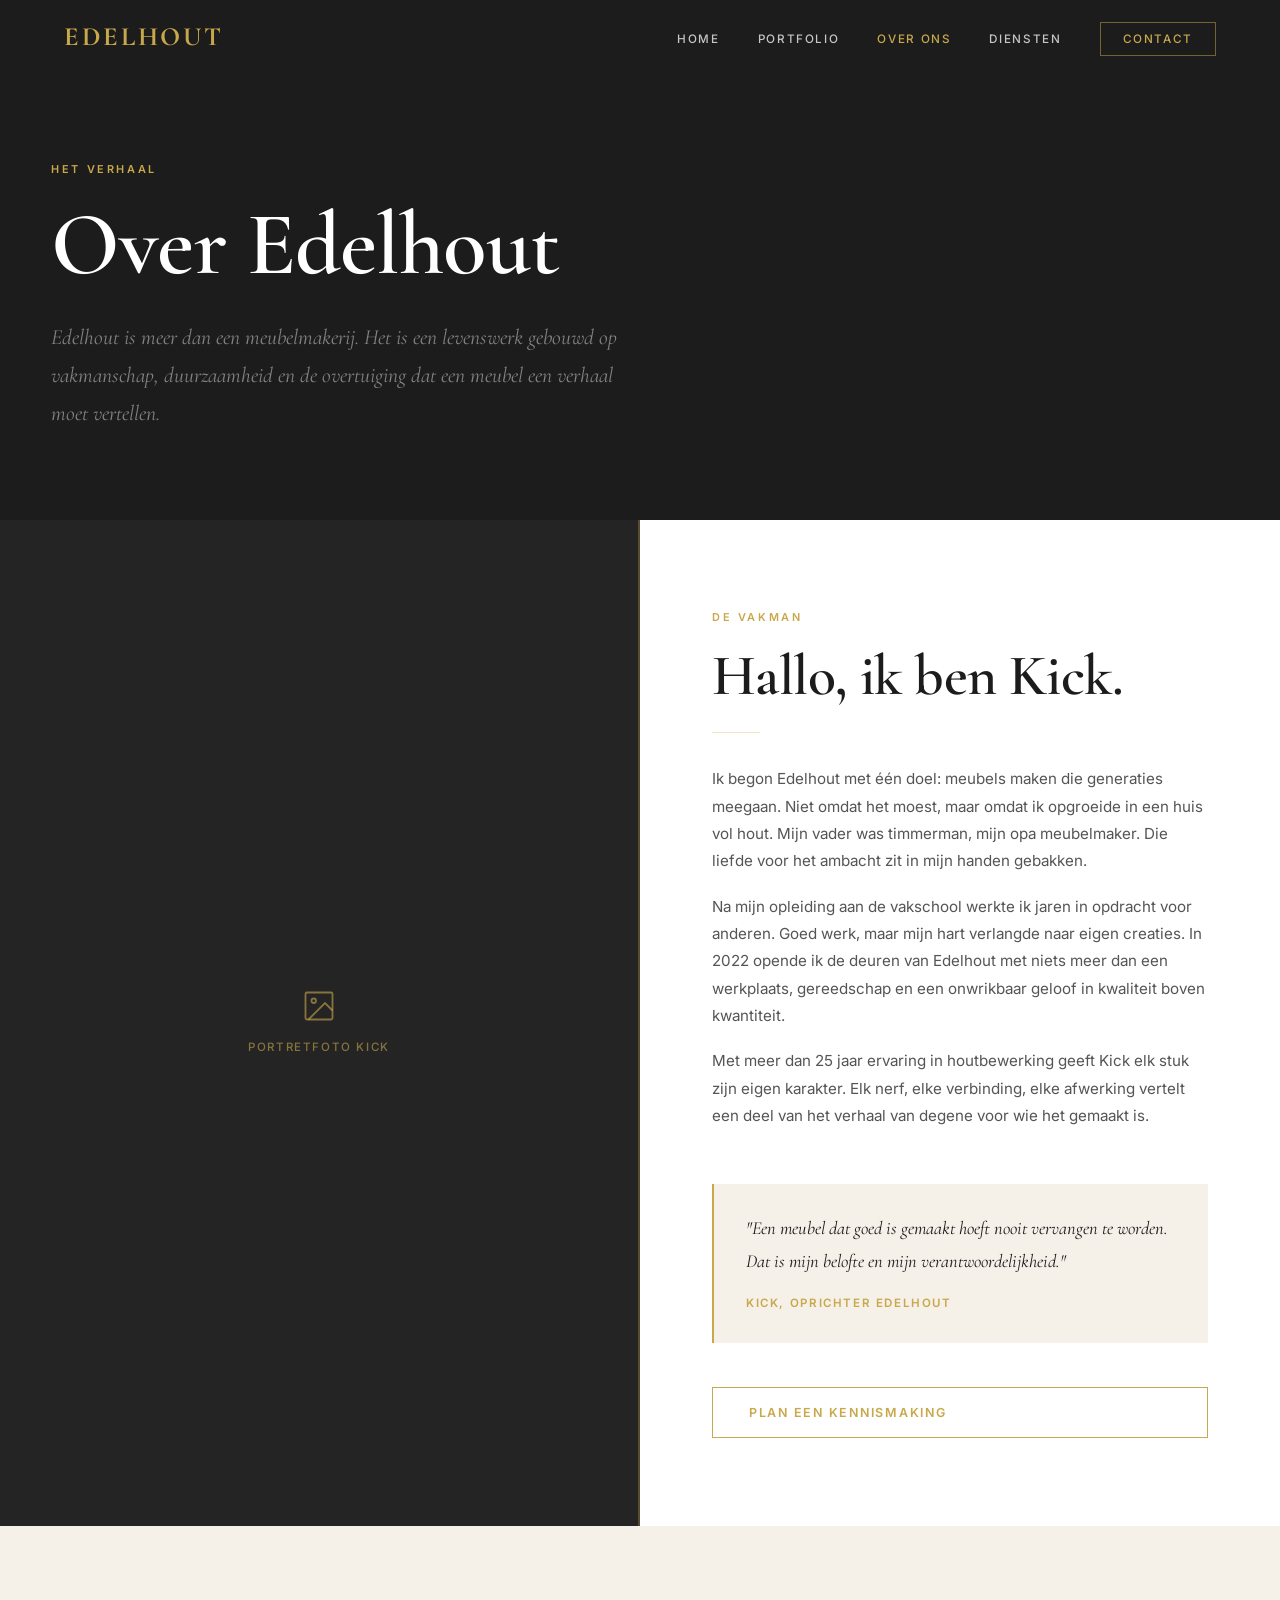
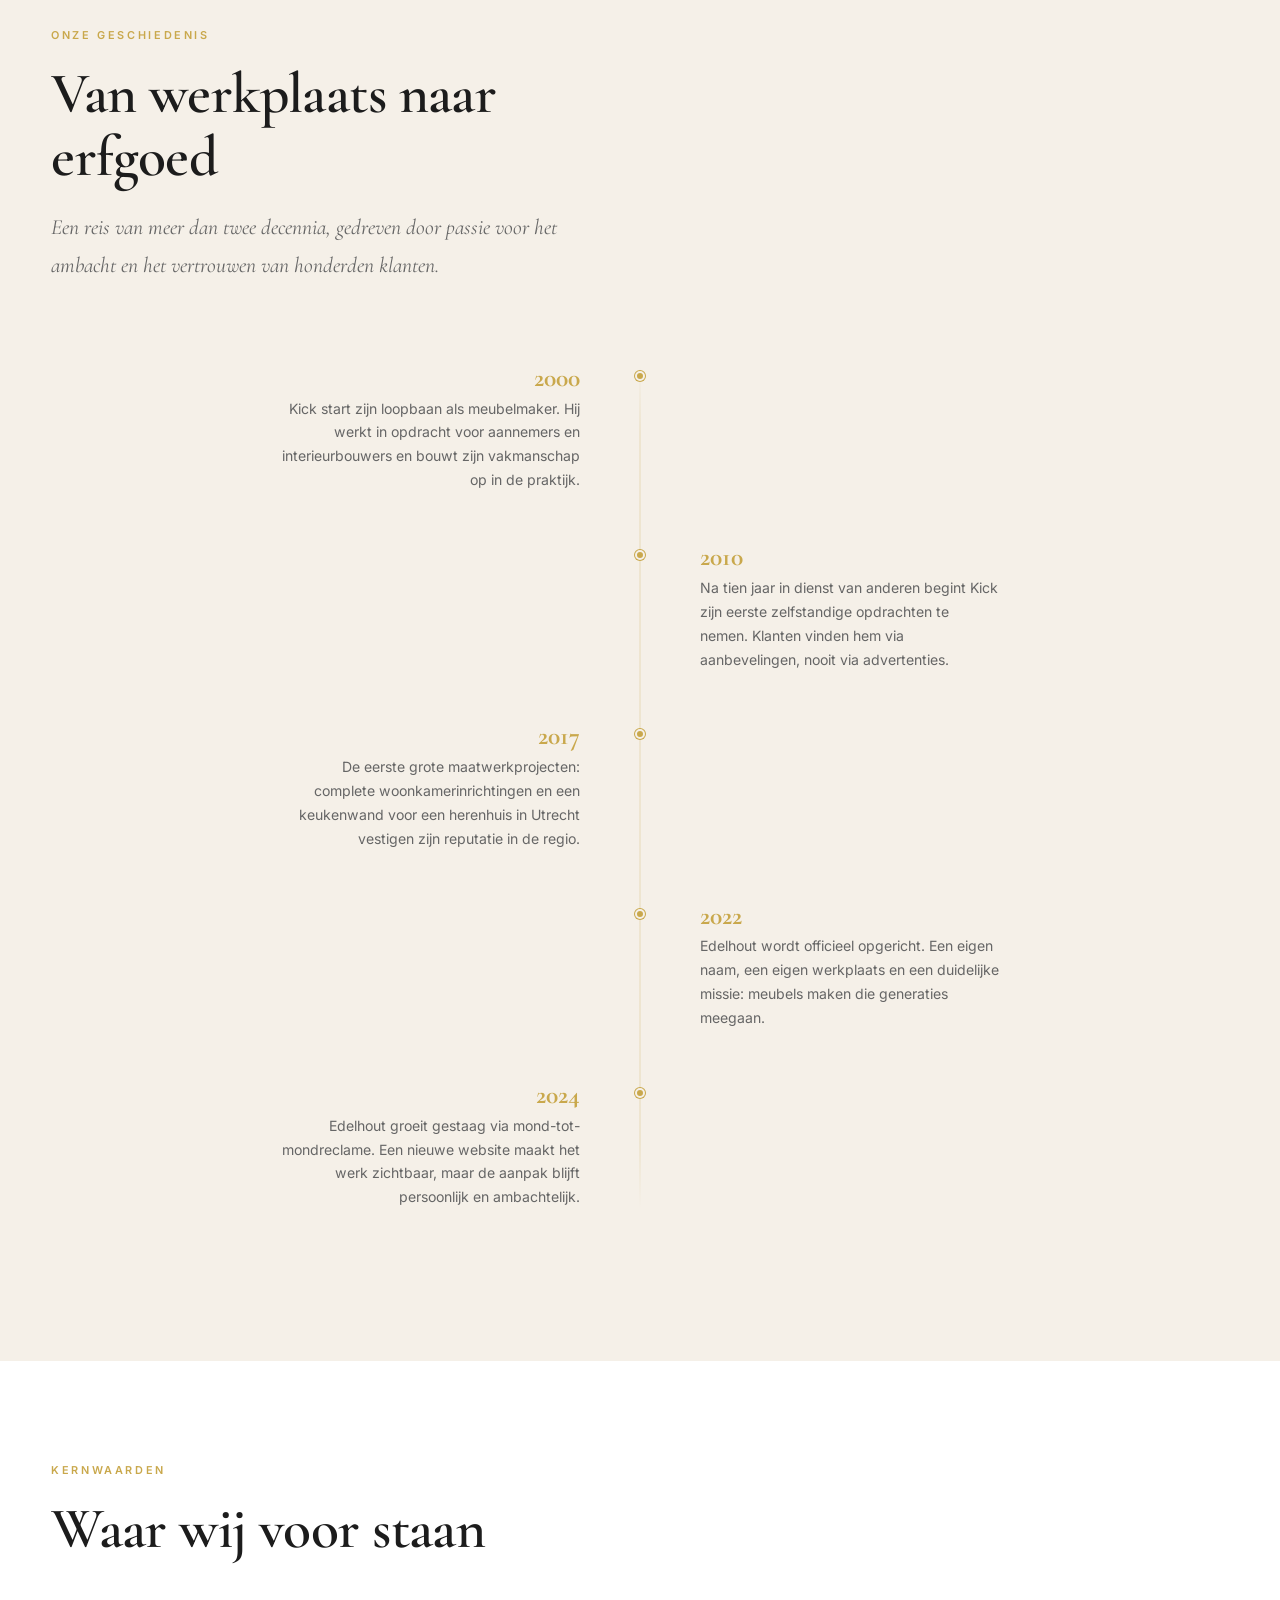
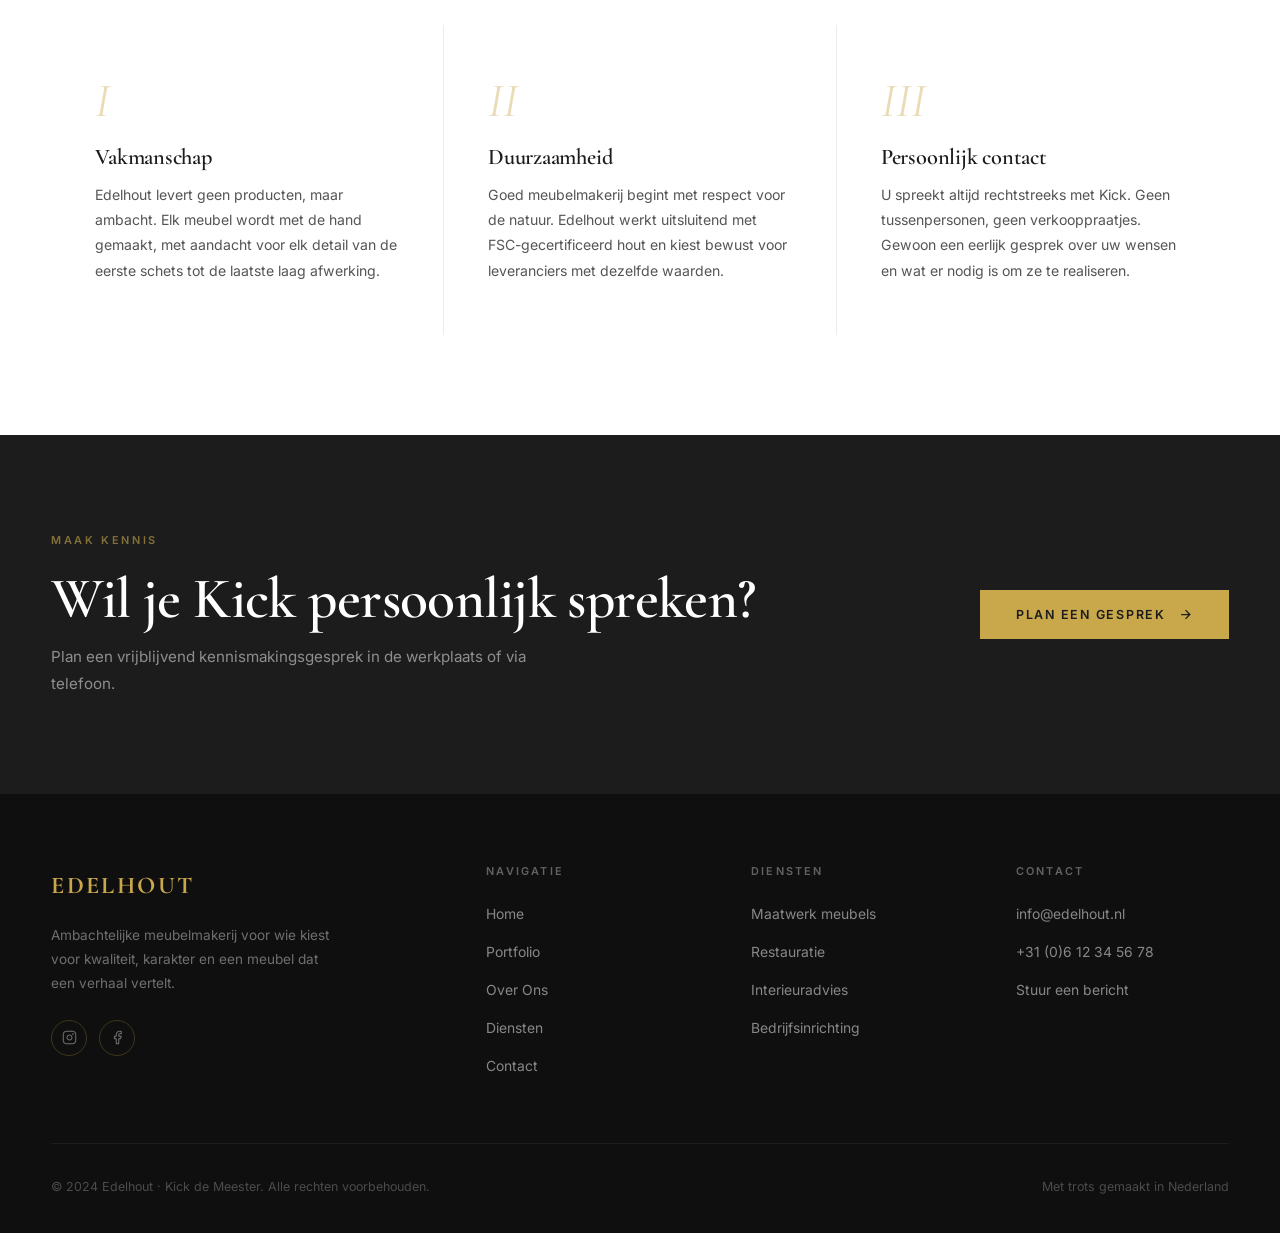
<file: over-ons.html>
<!DOCTYPE html>
<html lang="nl">
<head>
  <meta charset="UTF-8" />
  <meta name="viewport" content="width=device-width, initial-scale=1.0" />
  <title>Over Ons – Edelhout Meubelmakerij</title>
  <meta name="description" content="Leer Kick kennen, de vakman achter Edelhout. Meer dan 20 jaar ervaring, een passie voor hout en de overtuiging dat goed meubilair generaties meegaat." />
  <link rel="preconnect" href="https://fonts.googleapis.com" />
  <link rel="preconnect" href="https://fonts.gstatic.com" crossorigin />
  <link href="https://fonts.googleapis.com/css2?family=Cormorant+Garamond:ital,wght@0,400;0,600;0,700;1,400;1,600&family=Inter:wght@400;500;600&display=swap" rel="stylesheet" />
  <link rel="stylesheet" href="css/style.css" />
</head>
<body>

  <nav class="nav nav--solid">
    <a href="index.html" class="nav-logo">Edelhout</a>
    <ul class="nav-links">
      <li><a href="index.html">Home</a></li>
      <li><a href="portfolio.html">Portfolio</a></li>
      <li><a href="over-ons.html" class="active">Over Ons</a></li>
      <li><a href="diensten.html">Diensten</a></li>
      <li><a href="contact.html" class="nav-cta">Contact</a></li>
    </ul>
    <button class="nav-hamburger" aria-label="Menu">
      <span></span><span></span><span></span>
    </button>
  </nav>
  <nav class="nav-mobile">
    <a href="index.html">Home</a>
    <a href="portfolio.html">Portfolio</a>
    <a href="over-ons.html" class="active">Over Ons</a>
    <a href="diensten.html">Diensten</a>
    <a href="contact.html">Contact</a>
  </nav>

  <section class="page-hero">
    <div class="container">
      <span class="eyebrow">Het verhaal</span>
      <h1>Over Edelhout</h1>
      <p class="intro-text" style="color:rgba(255,255,255,0.45); margin-top:20px;">
        Edelhout is meer dan een meubelmakerij. Het is een levenswerk gebouwd op vakmanschap, duurzaamheid en de overtuiging dat een meubel een verhaal moet vertellen.
      </p>
    </div>
  </section>

  <!-- INTRO SPLIT -->
  <section style="padding:0; background:var(--white);">
    <div class="about-split">
      <div class="about-split-img fade-in">
        <div class="img-placeholder img-placeholder--tall" style="height:100%; min-height:600px; aspect-ratio:unset; border:none; border-right:2px solid rgba(201,168,76,0.3);">
          <svg viewBox="0 0 24 24" fill="none" stroke="currentColor" stroke-width="1.2" style="width:36px;height:36px;"><rect x="3" y="3" width="18" height="18" rx="1"/><circle cx="8.5" cy="8.5" r="1.5"/><path d="M21 15l-5-5L5 21"/></svg>
          Portretfoto Kick
        </div>
      </div>
      <div class="about-split-content fade-in fade-in-delay-2">
        <span class="eyebrow">De vakman</span>
        <h2>Hallo, ik ben Kick.</h2>
        <div style="height:1px; background:rgba(201,168,76,0.3); margin:24px 0 32px; width:48px;"></div>
        <p>
          Ik begon Edelhout met één doel: meubels maken die generaties meegaan. Niet omdat het moest, maar omdat ik opgroeide in een huis vol hout. Mijn vader was timmerman, mijn opa meubelmaker. Die liefde voor het ambacht zit in mijn handen gebakken.
        </p>
        <p>
          Na mijn opleiding aan de vakschool werkte ik jaren in opdracht voor anderen. Goed werk, maar mijn hart verlangde naar eigen creaties. In 2022 opende ik de deuren van Edelhout met niets meer dan een werkplaats, gereedschap en een onwrikbaar geloof in kwaliteit boven kwantiteit.
        </p>
        <p>
          Met meer dan 25 jaar ervaring in houtbewerking geeft Kick elk stuk zijn eigen karakter. Elk nerf, elke verbinding, elke afwerking vertelt een deel van het verhaal van degene voor wie het gemaakt is.
        </p>
        <div class="pull-quote">
          <p>"Een meubel dat goed is gemaakt hoeft nooit vervangen te worden. Dat is mijn belofte en mijn verantwoordelijkheid."</p>
          <cite>Kick, oprichter Edelhout</cite>
        </div>
        <a href="contact.html" class="btn btn-outline" style="margin-top:8px;">Plan een kennismaking</a>
      </div>
    </div>
  </section>

  <!-- TIMELINE -->
  <section class="section section--cream">
    <div class="container">
      <div class="fade-in" style="max-width:520px; margin-bottom:80px;">
        <span class="eyebrow">Onze geschiedenis</span>
        <h2>Van werkplaats naar erfgoed</h2>
        <p style="margin-top:20px;" class="intro-text">Een reis van meer dan twee decennia, gedreven door passie voor het ambacht en het vertrouwen van honderden klanten.</p>
      </div>

      <div class="timeline">

        <div class="timeline-item fade-in">
          <div class="tl-left">
            <div class="tl-year">2000</div>
            <p class="tl-desc">Kick start zijn loopbaan als meubelmaker. Hij werkt in opdracht voor aannemers en interieurbouwers en bouwt zijn vakmanschap op in de praktijk.</p>
          </div>
          <div><div class="tl-dot"></div></div>
          <div class="tl-right"></div>
        </div>

        <div class="timeline-item fade-in">
          <div class="tl-left"></div>
          <div><div class="tl-dot"></div></div>
          <div class="tl-right">
            <div class="tl-year">2010</div>
            <p class="tl-desc">Na tien jaar in dienst van anderen begint Kick zijn eerste zelfstandige opdrachten te nemen. Klanten vinden hem via aanbevelingen, nooit via advertenties.</p>
          </div>
        </div>

        <div class="timeline-item fade-in">
          <div class="tl-left">
            <div class="tl-year">2017</div>
            <p class="tl-desc">De eerste grote maatwerkprojecten: complete woonkamerinrichtingen en een keukenwand voor een herenhuis in Utrecht vestigen zijn reputatie in de regio.</p>
          </div>
          <div><div class="tl-dot"></div></div>
          <div class="tl-right"></div>
        </div>

        <div class="timeline-item fade-in">
          <div class="tl-left"></div>
          <div><div class="tl-dot"></div></div>
          <div class="tl-right">
            <div class="tl-year">2022</div>
            <p class="tl-desc">Edelhout wordt officieel opgericht. Een eigen naam, een eigen werkplaats en een duidelijke missie: meubels maken die generaties meegaan.</p>
          </div>
        </div>

        <div class="timeline-item fade-in">
          <div class="tl-left">
            <div class="tl-year">2024</div>
            <p class="tl-desc">Edelhout groeit gestaag via mond-tot-mondreclame. Een nieuwe website maakt het werk zichtbaar, maar de aanpak blijft persoonlijk en ambachtelijk.</p>
          </div>
          <div><div class="tl-dot"></div></div>
          <div class="tl-right"></div>
        </div>

      </div>
    </div>
  </section>

  <!-- VALUES -->
  <section class="section section--white">
    <div class="container">
      <div class="fade-in" style="max-width:480px; margin-bottom:64px;">
        <span class="eyebrow">Kernwaarden</span>
        <h2>Waar wij voor staan</h2>
      </div>

      <div class="values-grid">
        <div class="value-card fade-in">
          <div class="value-num">I</div>
          <h4>Vakmanschap</h4>
          <p>Edelhout levert geen producten, maar ambacht. Elk meubel wordt met de hand gemaakt, met aandacht voor elk detail van de eerste schets tot de laatste laag afwerking.</p>
        </div>
        <div class="value-card fade-in fade-in-delay-2">
          <div class="value-num">II</div>
          <h4>Duurzaamheid</h4>
          <p>Goed meubelmakerij begint met respect voor de natuur. Edelhout werkt uitsluitend met FSC-gecertificeerd hout en kiest bewust voor leveranciers met dezelfde waarden.</p>
        </div>
        <div class="value-card fade-in fade-in-delay-4">
          <div class="value-num">III</div>
          <h4>Persoonlijk contact</h4>
          <p>U spreekt altijd rechtstreeks met Kick. Geen tussenpersonen, geen verkooppraatjes. Gewoon een eerlijk gesprek over uw wensen en wat er nodig is om ze te realiseren.</p>
        </div>
      </div>
    </div>
  </section>

  <!-- CTA -->
  <section class="cta-banner">
    <div class="container">
      <div class="cta-banner-inner fade-in">
        <div>
          <span class="eyebrow" style="color:rgba(201,168,76,0.6);">Maak kennis</span>
          <h2>Wil je Kick persoonlijk spreken?</h2>
          <p>Plan een vrijblijvend kennismakingsgesprek in de werkplaats of via telefoon.</p>
        </div>
        <a href="contact.html" class="btn btn-gold" style="flex-shrink:0;">
          Plan een gesprek
          <svg viewBox="0 0 24 24" fill="none" stroke="currentColor" stroke-width="2"><path d="M5 12h14M12 5l7 7-7 7"/></svg>
        </a>
      </div>
    </div>
  </section>

  <footer class="footer">
    <div class="container">
      <div class="footer-inner">
        <div class="footer-brand">
          <a href="index.html" class="footer-logo">Edelhout</a>
          <p>Ambachtelijke meubelmakerij voor wie kiest voor kwaliteit, karakter en een meubel dat een verhaal vertelt.</p>
          <div class="footer-social">
            <a href="#" class="social-icon" aria-label="Instagram"><svg viewBox="0 0 24 24" fill="none" stroke="currentColor" stroke-width="1.5"><rect x="2" y="2" width="20" height="20" rx="5"/><circle cx="12" cy="12" r="4"/><circle cx="17.5" cy="6.5" r="0.5" fill="currentColor"/></svg></a>
            <a href="#" class="social-icon" aria-label="Facebook"><svg viewBox="0 0 24 24" fill="none" stroke="currentColor" stroke-width="1.5"><path d="M18 2h-3a5 5 0 00-5 5v3H7v4h3v8h4v-8h3l1-4h-4V7a1 1 0 011-1h3z"/></svg></a>
          </div>
        </div>
        <div class="footer-col"><h5>Navigatie</h5><ul><li><a href="index.html">Home</a></li><li><a href="portfolio.html">Portfolio</a></li><li><a href="over-ons.html">Over Ons</a></li><li><a href="diensten.html">Diensten</a></li><li><a href="contact.html">Contact</a></li></ul></div>
        <div class="footer-col"><h5>Diensten</h5><ul><li><a href="diensten.html">Maatwerk meubels</a></li><li><a href="diensten.html">Restauratie</a></li><li><a href="diensten.html">Interieuradvies</a></li><li><a href="diensten.html">Bedrijfsinrichting</a></li></ul></div>
        <div class="footer-col"><h5>Contact</h5><ul><li><a href="mailto:info@edelhout.nl">info@edelhout.nl</a></li><li><a href="tel:+31612345678">+31 (0)6 12 34 56 78</a></li><li><a href="contact.html">Stuur een bericht</a></li></ul></div>
      </div>
      <div class="footer-bottom">
        <span>© 2024 Edelhout · Kick de Meester. Alle rechten voorbehouden.</span>
        <span>Met trots gemaakt in Nederland</span>
      </div>
    </div>
  </footer>

  <script src="js/main.js"></script>
</body>
</html>
</file>
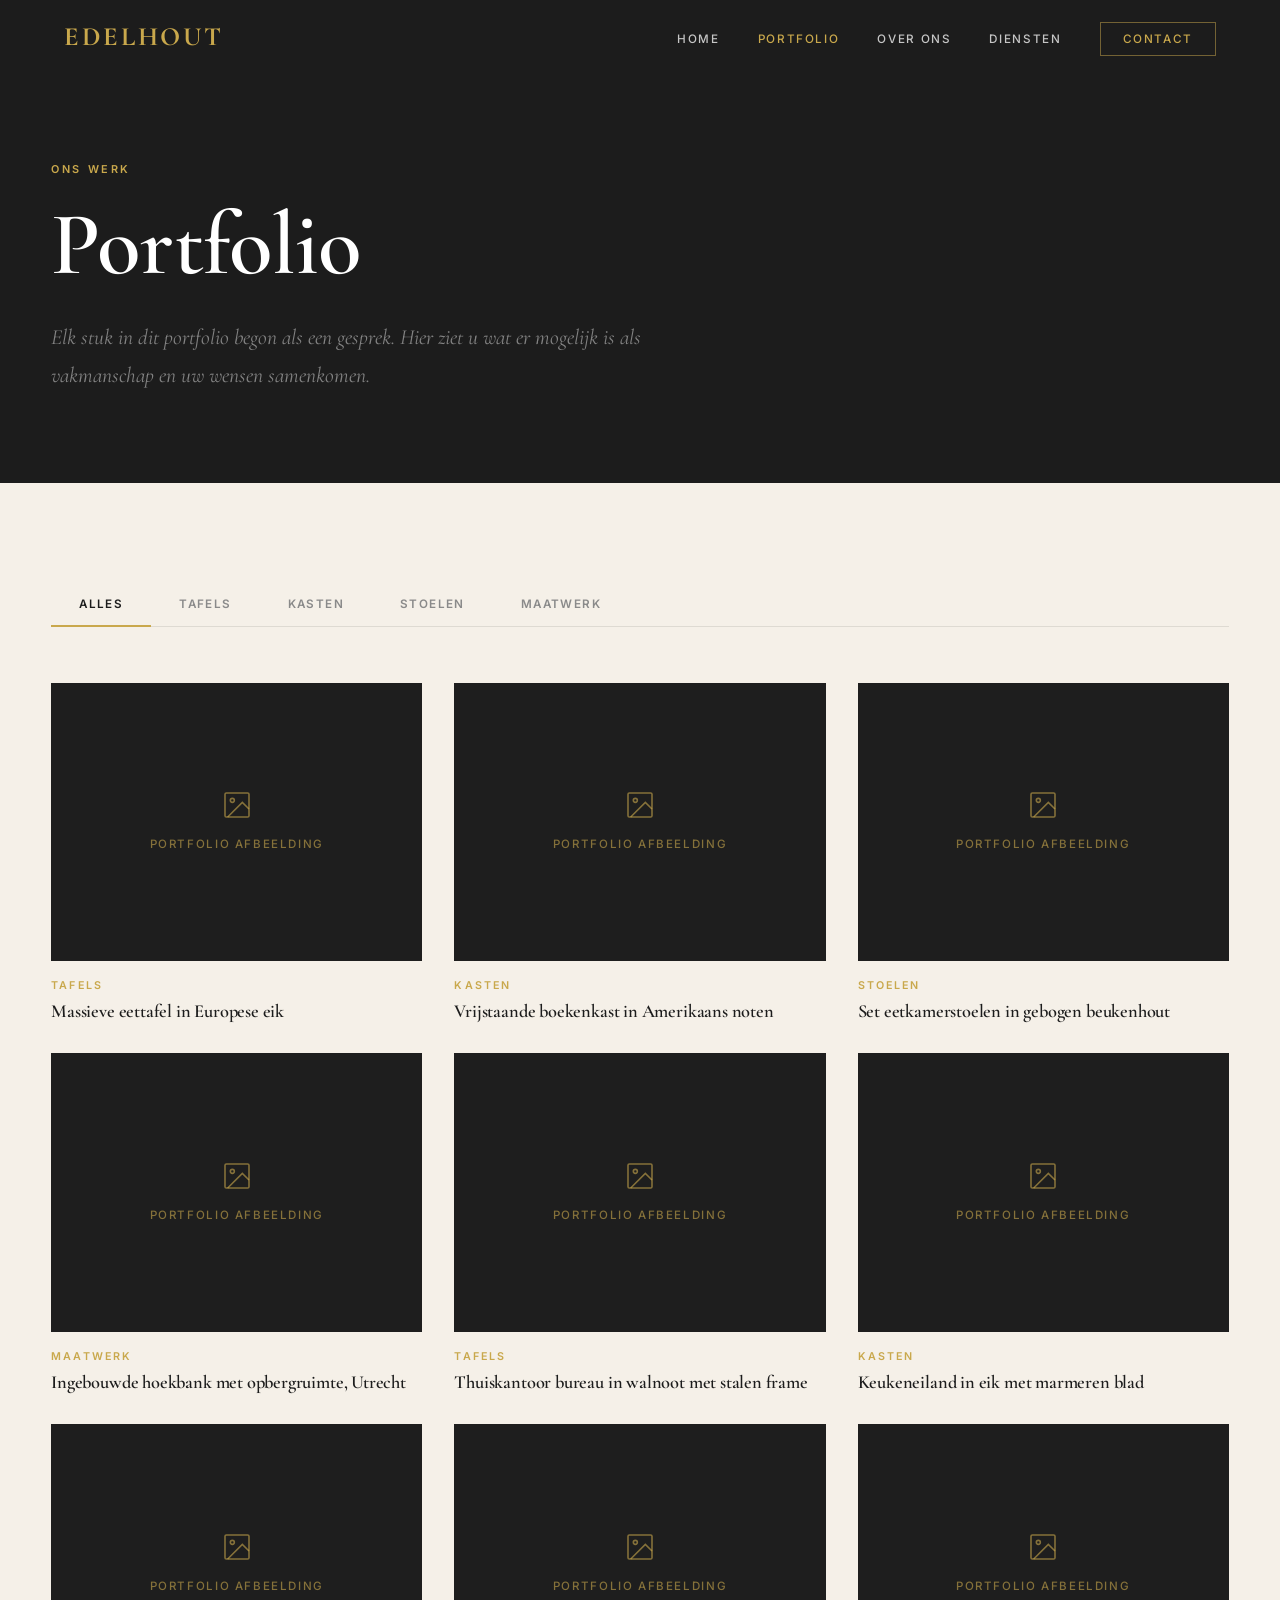
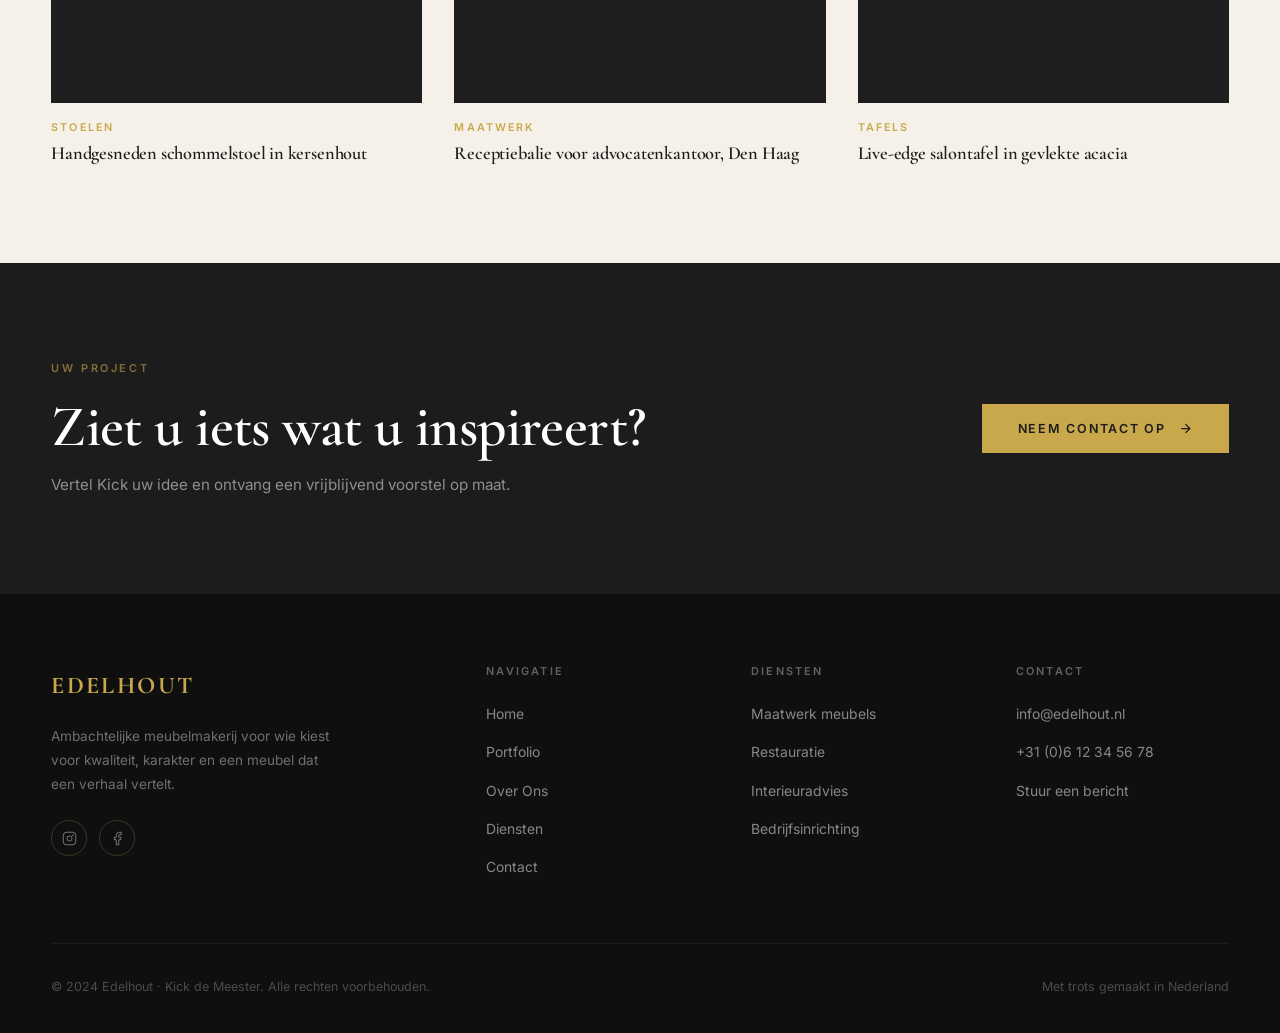
<file: portfolio.html>
<!DOCTYPE html>
<html lang="nl">
<head>
  <meta charset="UTF-8" />
  <meta name="viewport" content="width=device-width, initial-scale=1.0" />
  <title>Portfolio – Edelhout Meubelmakerij</title>
  <meta name="description" content="Bekijk het portfolio van Edelhout — handgemaakte tafels, kasten, stoelen en maatwerk meubels door vakman Kick." />
  <link rel="preconnect" href="https://fonts.googleapis.com" />
  <link rel="preconnect" href="https://fonts.gstatic.com" crossorigin />
  <link href="https://fonts.googleapis.com/css2?family=Cormorant+Garamond:ital,wght@0,400;0,600;0,700;1,400;1,600&family=Inter:wght@400;500;600&display=swap" rel="stylesheet" />
  <link rel="stylesheet" href="css/style.css" />
</head>
<body>

  <nav class="nav nav--solid">
    <a href="index.html" class="nav-logo">Edelhout</a>
    <ul class="nav-links">
      <li><a href="index.html">Home</a></li>
      <li><a href="portfolio.html" class="active">Portfolio</a></li>
      <li><a href="over-ons.html">Over Ons</a></li>
      <li><a href="diensten.html">Diensten</a></li>
      <li><a href="contact.html" class="nav-cta">Contact</a></li>
    </ul>
    <button class="nav-hamburger" aria-label="Menu">
      <span></span><span></span><span></span>
    </button>
  </nav>
  <nav class="nav-mobile">
    <a href="index.html">Home</a>
    <a href="portfolio.html" class="active">Portfolio</a>
    <a href="over-ons.html">Over Ons</a>
    <a href="diensten.html">Diensten</a>
    <a href="contact.html">Contact</a>
  </nav>

  <section class="page-hero">
    <div class="container">
      <span class="eyebrow">Ons werk</span>
      <h1>Portfolio</h1>
      <p class="intro-text" style="color:rgba(255,255,255,0.45); margin-top:20px;">
        Elk stuk in dit portfolio begon als een gesprek. Hier ziet u wat er mogelijk is als vakmanschap en uw wensen samenkomen.
      </p>
    </div>
  </section>

  <section class="section section--cream">
    <div class="container">

      <div class="filter-bar fade-in">
        <button class="filter-btn active" data-filter="all">Alles</button>
        <button class="filter-btn" data-filter="tafels">Tafels</button>
        <button class="filter-btn" data-filter="kasten">Kasten</button>
        <button class="filter-btn" data-filter="stoelen">Stoelen</button>
        <button class="filter-btn" data-filter="maatwerk">Maatwerk</button>
      </div>

      <div class="portfolio-grid">

        <div class="port-card fade-in" data-cat="tafels">
          <div class="port-card-img">
            <div class="img-placeholder">
              <svg viewBox="0 0 24 24" fill="none" stroke="currentColor" stroke-width="1.2"><rect x="3" y="3" width="18" height="18" rx="1"/><circle cx="8.5" cy="8.5" r="1.5"/><path d="M21 15l-5-5L5 21"/></svg>
              Portfolio afbeelding
            </div>
            <div class="port-card-hover">
              <a href="#" class="btn btn-outline-light" style="font-size:0.72rem; padding:10px 22px;">Bekijk project</a>
            </div>
          </div>
          <div class="port-card-info">
            <div class="cat">Tafels</div>
            <h4>Massieve eettafel in Europese eik</h4>
          </div>
        </div>

        <div class="port-card fade-in fade-in-delay-1" data-cat="kasten">
          <div class="port-card-img">
            <div class="img-placeholder">
              <svg viewBox="0 0 24 24" fill="none" stroke="currentColor" stroke-width="1.2"><rect x="3" y="3" width="18" height="18" rx="1"/><circle cx="8.5" cy="8.5" r="1.5"/><path d="M21 15l-5-5L5 21"/></svg>
              Portfolio afbeelding
            </div>
            <div class="port-card-hover">
              <a href="#" class="btn btn-outline-light" style="font-size:0.72rem; padding:10px 22px;">Bekijk project</a>
            </div>
          </div>
          <div class="port-card-info">
            <div class="cat">Kasten</div>
            <h4>Vrijstaande boekenkast in Amerikaans noten</h4>
          </div>
        </div>

        <div class="port-card fade-in fade-in-delay-2" data-cat="stoelen">
          <div class="port-card-img">
            <div class="img-placeholder">
              <svg viewBox="0 0 24 24" fill="none" stroke="currentColor" stroke-width="1.2"><rect x="3" y="3" width="18" height="18" rx="1"/><circle cx="8.5" cy="8.5" r="1.5"/><path d="M21 15l-5-5L5 21"/></svg>
              Portfolio afbeelding
            </div>
            <div class="port-card-hover">
              <a href="#" class="btn btn-outline-light" style="font-size:0.72rem; padding:10px 22px;">Bekijk project</a>
            </div>
          </div>
          <div class="port-card-info">
            <div class="cat">Stoelen</div>
            <h4>Set eetkamerstoelen in gebogen beukenhout</h4>
          </div>
        </div>

        <div class="port-card fade-in" data-cat="maatwerk">
          <div class="port-card-img">
            <div class="img-placeholder">
              <svg viewBox="0 0 24 24" fill="none" stroke="currentColor" stroke-width="1.2"><rect x="3" y="3" width="18" height="18" rx="1"/><circle cx="8.5" cy="8.5" r="1.5"/><path d="M21 15l-5-5L5 21"/></svg>
              Portfolio afbeelding
            </div>
            <div class="port-card-hover">
              <a href="#" class="btn btn-outline-light" style="font-size:0.72rem; padding:10px 22px;">Bekijk project</a>
            </div>
          </div>
          <div class="port-card-info">
            <div class="cat">Maatwerk</div>
            <h4>Ingebouwde hoekbank met opbergruimte, Utrecht</h4>
          </div>
        </div>

        <div class="port-card fade-in fade-in-delay-1" data-cat="tafels">
          <div class="port-card-img">
            <div class="img-placeholder">
              <svg viewBox="0 0 24 24" fill="none" stroke="currentColor" stroke-width="1.2"><rect x="3" y="3" width="18" height="18" rx="1"/><circle cx="8.5" cy="8.5" r="1.5"/><path d="M21 15l-5-5L5 21"/></svg>
              Portfolio afbeelding
            </div>
            <div class="port-card-hover">
              <a href="#" class="btn btn-outline-light" style="font-size:0.72rem; padding:10px 22px;">Bekijk project</a>
            </div>
          </div>
          <div class="port-card-info">
            <div class="cat">Tafels</div>
            <h4>Thuiskantoor bureau in walnoot met stalen frame</h4>
          </div>
        </div>

        <div class="port-card fade-in fade-in-delay-2" data-cat="kasten">
          <div class="port-card-img">
            <div class="img-placeholder">
              <svg viewBox="0 0 24 24" fill="none" stroke="currentColor" stroke-width="1.2"><rect x="3" y="3" width="18" height="18" rx="1"/><circle cx="8.5" cy="8.5" r="1.5"/><path d="M21 15l-5-5L5 21"/></svg>
              Portfolio afbeelding
            </div>
            <div class="port-card-hover">
              <a href="#" class="btn btn-outline-light" style="font-size:0.72rem; padding:10px 22px;">Bekijk project</a>
            </div>
          </div>
          <div class="port-card-info">
            <div class="cat">Kasten</div>
            <h4>Keukeneiland in eik met marmeren blad</h4>
          </div>
        </div>

        <div class="port-card fade-in" data-cat="stoelen">
          <div class="port-card-img">
            <div class="img-placeholder">
              <svg viewBox="0 0 24 24" fill="none" stroke="currentColor" stroke-width="1.2"><rect x="3" y="3" width="18" height="18" rx="1"/><circle cx="8.5" cy="8.5" r="1.5"/><path d="M21 15l-5-5L5 21"/></svg>
              Portfolio afbeelding
            </div>
            <div class="port-card-hover">
              <a href="#" class="btn btn-outline-light" style="font-size:0.72rem; padding:10px 22px;">Bekijk project</a>
            </div>
          </div>
          <div class="port-card-info">
            <div class="cat">Stoelen</div>
            <h4>Handgesneden schommelstoel in kersenhout</h4>
          </div>
        </div>

        <div class="port-card fade-in fade-in-delay-1" data-cat="maatwerk">
          <div class="port-card-img">
            <div class="img-placeholder">
              <svg viewBox="0 0 24 24" fill="none" stroke="currentColor" stroke-width="1.2"><rect x="3" y="3" width="18" height="18" rx="1"/><circle cx="8.5" cy="8.5" r="1.5"/><path d="M21 15l-5-5L5 21"/></svg>
              Portfolio afbeelding
            </div>
            <div class="port-card-hover">
              <a href="#" class="btn btn-outline-light" style="font-size:0.72rem; padding:10px 22px;">Bekijk project</a>
            </div>
          </div>
          <div class="port-card-info">
            <div class="cat">Maatwerk</div>
            <h4>Receptiebalie voor advocatenkantoor, Den Haag</h4>
          </div>
        </div>

        <div class="port-card fade-in fade-in-delay-2" data-cat="tafels">
          <div class="port-card-img">
            <div class="img-placeholder">
              <svg viewBox="0 0 24 24" fill="none" stroke="currentColor" stroke-width="1.2"><rect x="3" y="3" width="18" height="18" rx="1"/><circle cx="8.5" cy="8.5" r="1.5"/><path d="M21 15l-5-5L5 21"/></svg>
              Portfolio afbeelding
            </div>
            <div class="port-card-hover">
              <a href="#" class="btn btn-outline-light" style="font-size:0.72rem; padding:10px 22px;">Bekijk project</a>
            </div>
          </div>
          <div class="port-card-info">
            <div class="cat">Tafels</div>
            <h4>Live-edge salontafel in gevlekte acacia</h4>
          </div>
        </div>

      </div>
    </div>
  </section>

  <section class="cta-banner">
    <div class="container">
      <div class="cta-banner-inner fade-in">
        <div>
          <span class="eyebrow" style="color:rgba(201,168,76,0.6);">Uw project</span>
          <h2>Ziet u iets wat u inspireert?</h2>
          <p>Vertel Kick uw idee en ontvang een vrijblijvend voorstel op maat.</p>
        </div>
        <a href="contact.html" class="btn btn-gold" style="flex-shrink:0;">
          Neem contact op
          <svg viewBox="0 0 24 24" fill="none" stroke="currentColor" stroke-width="2"><path d="M5 12h14M12 5l7 7-7 7"/></svg>
        </a>
      </div>
    </div>
  </section>

  <footer class="footer">
    <div class="container">
      <div class="footer-inner">
        <div class="footer-brand">
          <a href="index.html" class="footer-logo">Edelhout</a>
          <p>Ambachtelijke meubelmakerij voor wie kiest voor kwaliteit, karakter en een meubel dat een verhaal vertelt.</p>
          <div class="footer-social">
            <a href="#" class="social-icon" aria-label="Instagram"><svg viewBox="0 0 24 24" fill="none" stroke="currentColor" stroke-width="1.5"><rect x="2" y="2" width="20" height="20" rx="5"/><circle cx="12" cy="12" r="4"/><circle cx="17.5" cy="6.5" r="0.5" fill="currentColor"/></svg></a>
            <a href="#" class="social-icon" aria-label="Facebook"><svg viewBox="0 0 24 24" fill="none" stroke="currentColor" stroke-width="1.5"><path d="M18 2h-3a5 5 0 00-5 5v3H7v4h3v8h4v-8h3l1-4h-4V7a1 1 0 011-1h3z"/></svg></a>
          </div>
        </div>
        <div class="footer-col"><h5>Navigatie</h5><ul><li><a href="index.html">Home</a></li><li><a href="portfolio.html">Portfolio</a></li><li><a href="over-ons.html">Over Ons</a></li><li><a href="diensten.html">Diensten</a></li><li><a href="contact.html">Contact</a></li></ul></div>
        <div class="footer-col"><h5>Diensten</h5><ul><li><a href="diensten.html">Maatwerk meubels</a></li><li><a href="diensten.html">Restauratie</a></li><li><a href="diensten.html">Interieuradvies</a></li><li><a href="diensten.html">Bedrijfsinrichting</a></li></ul></div>
        <div class="footer-col"><h5>Contact</h5><ul><li><a href="mailto:info@edelhout.nl">info@edelhout.nl</a></li><li><a href="tel:+31612345678">+31 (0)6 12 34 56 78</a></li><li><a href="contact.html">Stuur een bericht</a></li></ul></div>
      </div>
      <div class="footer-bottom">
        <span>© 2024 Edelhout · Kick de Meester. Alle rechten voorbehouden.</span>
        <span>Met trots gemaakt in Nederland</span>
      </div>
    </div>
  </footer>

  <script src="js/main.js"></script>
</body>
</html>
</file>
<file: css/style.css>
/* ============================================================
   EDELHOUT — Stylesheet
   ============================================================ */

:root {
  --cream:      #F5F0E8;
  --charcoal:   #1C1C1C;
  --gold:       #C9A84C;
  --gold-light: #D9BB72;
  --white:      #FFFFFF;
  --grey-mid:   #8A8A8A;
  --grey-light: #E8E3DA;
  --ink:        #2E2A24;
  --transition: 0.32s cubic-bezier(0.4, 0, 0.2, 1);
  --radius:     0px;
}

*, *::before, *::after { box-sizing: border-box; margin: 0; padding: 0; }

html { scroll-behavior: smooth; font-size: 16px; }

body {
  font-family: 'Inter', sans-serif;
  background-color: var(--cream);
  color: var(--charcoal);
  line-height: 1.7;
  overflow-x: hidden;
}

img { max-width: 100%; display: block; }
a { color: inherit; text-decoration: none; }
ul { list-style: none; }

/* ── Typography ── */
h1, h2, h3, h4, h5 {
  font-family: 'Cormorant Garamond', serif;
  font-weight: 600;
  line-height: 1.1;
  letter-spacing: -0.01em;
}

h1 { font-size: clamp(3rem, 7vw, 6.5rem); }
h2 { font-size: clamp(2.2rem, 4.5vw, 3.8rem); }
h3 { font-size: clamp(1.5rem, 2.8vw, 2.2rem); }
h4 { font-size: 1.3rem; }

p { font-size: 0.95rem; color: #555; line-height: 1.8; }

.intro-text {
  font-family: 'Cormorant Garamond', serif;
  font-size: clamp(1.1rem, 2vw, 1.35rem);
  font-style: italic;
  color: #666;
  line-height: 1.75;
  max-width: 600px;
}

/* ── Layout ── */
.container { width: min(1200px, 92%); margin-inline: auto; }

.section { padding: 100px 0; }
.section--dark  { background: var(--charcoal); color: var(--white); }
.section--dark p { color: rgba(255,255,255,0.6); }
.section--cream { background: var(--cream); }
.section--white { background: var(--white); }

.text-center { text-align: center; }
.text-gold   { color: var(--gold); }

.grid-2 { display: grid; grid-template-columns: 1fr 1fr; gap: 60px; align-items: center; }
.grid-3 { display: grid; grid-template-columns: repeat(3, 1fr); gap: 36px; }

/* ── Eyebrow label ── */
.eyebrow {
  display: block;
  font-family: 'Inter', sans-serif;
  font-size: 0.68rem;
  font-weight: 600;
  letter-spacing: 0.24em;
  text-transform: uppercase;
  color: var(--gold);
  margin-bottom: 18px;
}

/* ── Thin rule ── */
.thin-rule {
  width: 100%;
  height: 1px;
  background: rgba(28,28,28,0.1);
  margin: 48px 0;
}
.thin-rule--gold { background: var(--gold); opacity: 0.4; }
.thin-rule--short { width: 48px; }

/* ── Buttons ── */
.btn {
  display: inline-flex;
  align-items: center;
  gap: 12px;
  padding: 14px 36px;
  font-family: 'Inter', sans-serif;
  font-size: 0.78rem;
  font-weight: 600;
  letter-spacing: 0.14em;
  text-transform: uppercase;
  border: none;
  cursor: pointer;
  transition: var(--transition);
  text-decoration: none;
}

.btn-gold {
  background: var(--gold);
  color: var(--charcoal);
}
.btn-gold:hover {
  background: var(--gold-light);
  transform: translateY(-2px);
  box-shadow: 0 8px 28px rgba(201,168,76,0.3);
}

.btn-outline {
  background: transparent;
  color: var(--gold);
  border: 1px solid var(--gold);
}
.btn-outline:hover {
  background: var(--gold);
  color: var(--charcoal);
  transform: translateY(-2px);
}

.btn-outline-light {
  background: transparent;
  color: var(--white);
  border: 1px solid rgba(255,255,255,0.5);
}
.btn-outline-light:hover {
  background: var(--white);
  color: var(--charcoal);
}

.btn-text {
  background: transparent;
  color: var(--charcoal);
  border: none;
  padding: 0;
  gap: 8px;
  font-size: 0.78rem;
  font-weight: 600;
  letter-spacing: 0.14em;
  text-transform: uppercase;
  text-decoration: underline;
  text-underline-offset: 4px;
  text-decoration-color: var(--gold);
}
.btn-text:hover { color: var(--gold); }

.btn svg { width: 15px; height: 15px; flex-shrink: 0; }

/* ── Placeholder images ── */
.img-placeholder {
  background: #242424;
  border: 1px solid rgba(201,168,76,0.35);
  display: flex;
  flex-direction: column;
  align-items: center;
  justify-content: center;
  gap: 14px;
  color: rgba(201,168,76,0.6);
  font-family: 'Inter', sans-serif;
  font-size: 0.72rem;
  font-weight: 500;
  letter-spacing: 0.14em;
  text-transform: uppercase;
  width: 100%;
  aspect-ratio: 4/3;
  overflow: hidden;
}
.img-placeholder svg { width: 32px; height: 32px; }
.img-placeholder--tall   { aspect-ratio: 3/4; }
.img-placeholder--wide   { aspect-ratio: 16/9; }
.img-placeholder--square { aspect-ratio: 1/1; }

/* ── Navigation ── */
.nav {
  position: fixed;
  top: 0; left: 0; right: 0;
  z-index: 1000;
  padding: 0 5%;
  height: 76px;
  display: flex;
  align-items: center;
  justify-content: space-between;
  transition: background var(--transition), border-color var(--transition);
  border-bottom: 1px solid transparent;
}
.nav.scrolled {
  background: rgba(22, 22, 22, 0.96);
  backdrop-filter: blur(16px);
  border-bottom-color: rgba(201,168,76,0.12);
}
.nav--light  { background: transparent; }
.nav--solid  { background: var(--charcoal); }

.nav-logo {
  font-family: 'Cormorant Garamond', serif;
  font-size: 1.65rem;
  font-weight: 700;
  color: var(--gold);
  letter-spacing: 0.1em;
  text-transform: uppercase;
}

.nav-links {
  display: flex;
  align-items: center;
  gap: 38px;
}
.nav-links a {
  font-family: 'Inter', sans-serif;
  font-size: 0.73rem;
  font-weight: 500;
  letter-spacing: 0.14em;
  text-transform: uppercase;
  color: rgba(255,255,255,0.75);
  transition: color var(--transition);
}
.nav-links a:hover,
.nav-links a.active { color: var(--gold); }

.nav-cta {
  padding: 9px 22px !important;
  border: 1px solid rgba(201,168,76,0.5) !important;
  color: var(--gold) !important;
}
.nav-cta:hover {
  background: var(--gold) !important;
  color: var(--charcoal) !important;
  border-color: var(--gold) !important;
}

.nav-hamburger {
  display: none;
  flex-direction: column;
  gap: 5px;
  cursor: pointer;
  background: none;
  border: none;
  padding: 4px;
}
.nav-hamburger span {
  display: block;
  width: 24px;
  height: 1.5px;
  background: var(--white);
  transition: var(--transition);
}
.nav-hamburger.open span:nth-child(1) { transform: rotate(45deg) translate(4.5px, 4.5px); }
.nav-hamburger.open span:nth-child(2) { opacity: 0; }
.nav-hamburger.open span:nth-child(3) { transform: rotate(-45deg) translate(4.5px, -4.5px); }

.nav-mobile {
  position: fixed;
  top: 76px; left: 0; right: 0;
  background: #111;
  padding: 28px 5%;
  display: flex;
  flex-direction: column;
  gap: 0;
  transform: translateY(-110%);
  transition: transform var(--transition);
  z-index: 999;
}
.nav-mobile.open { transform: translateY(0); }
.nav-mobile a {
  font-family: 'Inter', sans-serif;
  font-size: 0.8rem;
  font-weight: 500;
  letter-spacing: 0.14em;
  text-transform: uppercase;
  color: rgba(255,255,255,0.7);
  transition: color var(--transition);
  padding: 16px 0;
  border-bottom: 1px solid rgba(255,255,255,0.05);
}
.nav-mobile a:hover, .nav-mobile a.active { color: var(--gold); }

/* ── Footer ── */
.footer {
  background: #0F0F0F;
  color: rgba(255,255,255,0.55);
  padding: 72px 0 36px;
}
.footer-inner {
  display: grid;
  grid-template-columns: 1.8fr 1fr 1fr 1fr;
  gap: 52px;
  padding-bottom: 52px;
  border-bottom: 1px solid rgba(255,255,255,0.06);
  margin-bottom: 32px;
}
.footer-logo {
  font-family: 'Cormorant Garamond', serif;
  font-size: 1.5rem;
  font-weight: 700;
  color: var(--gold);
  letter-spacing: 0.1em;
  text-transform: uppercase;
  display: block;
  margin-bottom: 18px;
}
.footer-brand p {
  font-size: 0.85rem;
  color: rgba(255,255,255,0.4);
  line-height: 1.75;
  max-width: 280px;
}
.footer-col h5 {
  font-family: 'Inter', sans-serif;
  font-size: 0.68rem;
  font-weight: 600;
  letter-spacing: 0.2em;
  text-transform: uppercase;
  color: rgba(255,255,255,0.35);
  margin-bottom: 22px;
}
.footer-col ul li { margin-bottom: 11px; }
.footer-col ul li a {
  font-size: 0.87rem;
  color: rgba(255,255,255,0.5);
  transition: color var(--transition);
}
.footer-col ul li a:hover { color: var(--gold); }
.footer-social {
  display: flex;
  gap: 12px;
  margin-top: 24px;
}
.social-icon {
  width: 36px; height: 36px;
  border: 1px solid rgba(201,168,76,0.25);
  border-radius: 50%;
  display: flex;
  align-items: center;
  justify-content: center;
  color: rgba(255,255,255,0.45);
  transition: var(--transition);
}
.social-icon:hover { border-color: var(--gold); color: var(--gold); }
.social-icon svg { width: 15px; height: 15px; }
.footer-bottom {
  display: flex;
  align-items: center;
  justify-content: space-between;
  font-size: 0.78rem;
  color: rgba(255,255,255,0.25);
}

/* ── Scroll fade-in ── */
.fade-in {
  opacity: 0;
  transform: translateY(24px);
  transition: opacity 0.75s ease, transform 0.75s ease;
}
.fade-in.visible { opacity: 1; transform: translateY(0); }
.fade-in-delay-1 { transition-delay: 0.1s; }
.fade-in-delay-2 { transition-delay: 0.2s; }
.fade-in-delay-3 { transition-delay: 0.3s; }
.fade-in-delay-4 { transition-delay: 0.4s; }

/* ── Page hero (inner pages) ── */
.page-hero {
  background: var(--charcoal);
  padding: 160px 0 88px;
}
.page-hero h1 { color: var(--white); margin-bottom: 24px; }
.page-hero .intro-text { color: rgba(255,255,255,0.5); }

/* ============================================================
   HOME
   ============================================================ */

/* Hero */
.hero {
  min-height: 100vh;
  background: var(--charcoal);
  display: grid;
  grid-template-rows: 1fr auto;
  position: relative;
  overflow: hidden;
}

.hero::after {
  content: '';
  position: absolute;
  right: 0;
  top: 0;
  bottom: 0;
  width: 1px;
  background: linear-gradient(to bottom, transparent, rgba(201,168,76,0.3) 30%, rgba(201,168,76,0.3) 70%, transparent);
}

.hero-inner {
  display: grid;
  grid-template-columns: 1fr 1fr;
  align-items: end;
  padding-top: 160px;
  padding-bottom: 80px;
  gap: 60px;
}

.hero-left {
  display: flex;
  flex-direction: column;
  justify-content: flex-end;
  padding-bottom: 4px;
}

.hero-tag {
  font-family: 'Inter', sans-serif;
  font-size: 0.68rem;
  font-weight: 600;
  letter-spacing: 0.26em;
  text-transform: uppercase;
  color: rgba(201,168,76,0.8);
  margin-bottom: 32px;
  display: block;
}

.hero h1 {
  color: var(--white);
  line-height: 1.05;
  margin-bottom: 40px;
}
.hero h1 em {
  font-style: italic;
  color: var(--gold);
}

.hero-cta {
  display: flex;
  align-items: center;
  gap: 28px;
  flex-wrap: wrap;
}

.hero-right {
  display: flex;
  flex-direction: column;
  justify-content: flex-end;
  align-items: flex-end;
  padding-bottom: 4px;
}

.hero-right-text {
  text-align: right;
  max-width: 340px;
}
.hero-right-text p {
  color: rgba(255,255,255,0.5);
  font-size: 0.92rem;
  line-height: 1.85;
  margin-bottom: 36px;
}

.hero-stat {
  display: flex;
  align-items: baseline;
  gap: 12px;
  justify-content: flex-end;
  margin-top: 48px;
}
.hero-stat-num {
  font-family: 'Cormorant Garamond', serif;
  font-size: 3.5rem;
  font-weight: 700;
  color: var(--gold);
  line-height: 1;
  opacity: 0.7;
}
.hero-stat-label {
  font-size: 0.72rem;
  font-weight: 500;
  letter-spacing: 0.14em;
  text-transform: uppercase;
  color: rgba(255,255,255,0.35);
}

.hero-footer {
  border-top: 1px solid rgba(201,168,76,0.15);
  padding: 22px 5%;
  display: flex;
  align-items: center;
  justify-content: space-between;
}

.hero-scroll-indicator {
  display: flex;
  align-items: center;
  gap: 14px;
  font-size: 0.68rem;
  font-weight: 500;
  letter-spacing: 0.18em;
  text-transform: uppercase;
  color: rgba(255,255,255,0.3);
}
.hero-scroll-line {
  width: 40px;
  height: 1px;
  background: var(--gold);
  opacity: 0.4;
  animation: scrollPulse 2.5s ease-in-out infinite;
}
@keyframes scrollPulse {
  0%, 100% { opacity: 0.2; width: 40px; }
  50%       { opacity: 0.6; width: 56px; }
}

.hero-year {
  font-family: 'Cormorant Garamond', serif;
  font-size: 0.85rem;
  font-style: italic;
  color: rgba(255,255,255,0.25);
  letter-spacing: 0.06em;
}

.hero-bg-text {
  position: absolute;
  bottom: 60px;
  right: -24px;
  font-family: 'Cormorant Garamond', serif;
  font-size: clamp(8rem, 18vw, 17rem);
  font-weight: 700;
  font-style: italic;
  color: rgba(201,168,76,0.045);
  line-height: 1;
  pointer-events: none;
  user-select: none;
  white-space: nowrap;
  z-index: 0;
}

/* Craft strip (USP) */
.craft-strip {
  display: grid;
  grid-template-columns: repeat(3, 1fr);
  border-top: 1px solid rgba(28,28,28,0.08);
  border-bottom: 1px solid rgba(28,28,28,0.08);
}

.craft-item {
  padding: 60px 48px;
  border-right: 1px solid rgba(28,28,28,0.08);
  position: relative;
}
.craft-item:last-child { border-right: none; }

.craft-num {
  display: block;
  font-family: 'Cormorant Garamond', serif;
  font-size: 3rem;
  font-weight: 400;
  font-style: italic;
  color: var(--gold);
  opacity: 0.5;
  margin-bottom: 24px;
  line-height: 1;
}

.craft-item h4 {
  font-family: 'Cormorant Garamond', serif;
  font-size: 1.4rem;
  color: var(--charcoal);
  margin-bottom: 12px;
  font-weight: 600;
}
.craft-item p { font-size: 0.88rem; }

/* Featured portfolio (home) */
.home-portfolio-grid {
  display: grid;
  grid-template-columns: 1.4fr 1fr 1fr;
  gap: 2px;
}

.home-port-card {
  position: relative;
  overflow: hidden;
  cursor: pointer;
}

.home-port-card .img-placeholder {
  aspect-ratio: unset;
  height: 420px;
  border: none;
  transition: transform 0.6s ease;
}
.home-port-card:first-child .img-placeholder { height: 520px; }

.home-port-card:hover .img-placeholder { transform: scale(1.04); }

.home-port-card-info {
  position: absolute;
  bottom: 0; left: 0; right: 0;
  padding: 28px 24px;
  background: linear-gradient(to top, rgba(18,18,18,0.92) 0%, transparent 100%);
  transform: translateY(8px);
  transition: transform var(--transition);
}
.home-port-card:hover .home-port-card-info { transform: translateY(0); }

.home-port-cat {
  font-size: 0.65rem;
  font-weight: 600;
  letter-spacing: 0.2em;
  text-transform: uppercase;
  color: var(--gold);
  margin-bottom: 6px;
}
.home-port-title {
  font-family: 'Cormorant Garamond', serif;
  font-size: 1.15rem;
  color: var(--white);
  line-height: 1.3;
}

/* Testimonial */
.testimonial-section {
  padding: 120px 0;
  background: var(--white);
}

.testimonial-inner {
  max-width: 760px;
}

.testimonial-quote {
  font-family: 'Cormorant Garamond', serif;
  font-size: clamp(1.7rem, 3.5vw, 2.6rem);
  font-style: italic;
  color: var(--charcoal);
  line-height: 1.45;
  margin-bottom: 36px;
  font-weight: 400;
}

.testimonial-meta {
  display: flex;
  align-items: center;
  gap: 20px;
}
.testimonial-line {
  width: 32px;
  height: 1px;
  background: var(--gold);
  flex-shrink: 0;
}
.testimonial-author {
  font-size: 0.78rem;
  font-weight: 600;
  letter-spacing: 0.14em;
  text-transform: uppercase;
  color: var(--grey-mid);
}

/* Stats row */
.stats-row {
  display: grid;
  grid-template-columns: repeat(4, 1fr);
  border-top: 1px solid rgba(28,28,28,0.08);
  border-bottom: 1px solid rgba(28,28,28,0.08);
}
.stat-item {
  padding: 52px 40px;
  border-right: 1px solid rgba(28,28,28,0.08);
  text-align: center;
}
.stat-item:last-child { border-right: none; }
.stat-num {
  font-family: 'Cormorant Garamond', serif;
  font-size: 3.6rem;
  font-weight: 700;
  color: var(--gold);
  line-height: 1;
  margin-bottom: 10px;
}
.stat-label {
  font-size: 0.72rem;
  font-weight: 600;
  letter-spacing: 0.16em;
  text-transform: uppercase;
  color: var(--grey-mid);
}

/* CTA Banner */
.cta-banner {
  background: var(--charcoal);
  padding: 96px 0;
}
.cta-banner-inner {
  display: grid;
  grid-template-columns: 1fr auto;
  align-items: center;
  gap: 60px;
}
.cta-banner h2 { color: var(--white); margin-bottom: 12px; }
.cta-banner p { color: rgba(255,255,255,0.5); max-width: 480px; }

/* ============================================================
   PORTFOLIO
   ============================================================ */

.filter-bar {
  display: flex;
  align-items: center;
  gap: 0;
  margin-bottom: 56px;
  border-bottom: 1px solid rgba(28,28,28,0.1);
}
.filter-btn {
  padding: 14px 28px;
  font-family: 'Inter', sans-serif;
  font-size: 0.73rem;
  font-weight: 600;
  letter-spacing: 0.12em;
  text-transform: uppercase;
  background: transparent;
  border: none;
  border-bottom: 2px solid transparent;
  color: var(--grey-mid);
  cursor: pointer;
  transition: var(--transition);
  margin-bottom: -1px;
}
.filter-btn:hover { color: var(--charcoal); }
.filter-btn.active {
  color: var(--charcoal);
  border-bottom-color: var(--gold);
}

.portfolio-grid {
  display: grid;
  grid-template-columns: repeat(3, 1fr);
  gap: 32px;
}

.port-card {
  cursor: pointer;
}
.port-card-img {
  position: relative;
  overflow: hidden;
  margin-bottom: 16px;
}
.port-card-img .img-placeholder {
  transition: transform 0.55s ease;
  border: none;
  background: #1E1E1E;
}
.port-card:hover .img-placeholder { transform: scale(1.03); }

.port-card-hover {
  position: absolute;
  inset: 0;
  background: rgba(18,18,18,0.72);
  display: flex;
  align-items: center;
  justify-content: center;
  opacity: 0;
  transition: opacity var(--transition);
}
.port-card:hover .port-card-hover { opacity: 1; }

.port-card-info .cat {
  font-size: 0.67rem;
  font-weight: 600;
  letter-spacing: 0.2em;
  text-transform: uppercase;
  color: var(--gold);
  margin-bottom: 6px;
}
.port-card-info h4 {
  font-family: 'Cormorant Garamond', serif;
  font-size: 1.15rem;
  color: var(--charcoal);
  font-weight: 600;
}

/* ============================================================
   OVER ONS
   ============================================================ */

.about-split {
  display: grid;
  grid-template-columns: 1fr 1fr;
  min-height: 640px;
}
.about-split-img { position: relative; }
.about-split-content {
  padding: 88px 72px;
  display: flex;
  flex-direction: column;
  justify-content: center;
}
.about-split-content p { margin-bottom: 18px; }

.pull-quote {
  margin: 36px 0;
  padding: 28px 32px;
  border-left: 2px solid var(--gold);
  background: var(--cream);
}
.pull-quote p {
  font-family: 'Cormorant Garamond', serif;
  font-size: 1.15rem;
  font-style: italic;
  color: var(--charcoal);
  margin: 0 0 10px;
}
.pull-quote cite {
  font-size: 0.72rem;
  font-weight: 600;
  letter-spacing: 0.14em;
  text-transform: uppercase;
  color: var(--gold);
  font-style: normal;
}

/* Timeline */
.timeline {
  position: relative;
  max-width: 720px;
  margin: 0 auto;
}
.timeline::before {
  content: '';
  position: absolute;
  left: 50%;
  top: 0; bottom: 0;
  width: 1px;
  background: linear-gradient(to bottom, transparent, rgba(201,168,76,0.3) 8%, rgba(201,168,76,0.3) 92%, transparent);
  transform: translateX(-50%);
}
.timeline-item {
  display: grid;
  grid-template-columns: 1fr 40px 1fr;
  gap: 0;
  margin-bottom: 52px;
  align-items: start;
}
.timeline-item:nth-child(odd)  .tl-left  { text-align: right; padding-right: 40px; }
.timeline-item:nth-child(odd)  .tl-right { opacity: 0; pointer-events: none; }
.timeline-item:nth-child(even) .tl-left  { opacity: 0; pointer-events: none; }
.timeline-item:nth-child(even) .tl-right { padding-left: 40px; }

.tl-dot {
  width: 10px; height: 10px;
  border-radius: 50%;
  background: var(--gold);
  border: 2px solid var(--cream);
  box-shadow: 0 0 0 1px var(--gold);
  margin: 6px auto 0;
}
.tl-year {
  font-family: 'Cormorant Garamond', serif;
  font-size: 1.6rem;
  font-weight: 700;
  color: var(--gold);
  margin-bottom: 6px;
  line-height: 1;
}
.tl-desc { font-size: 0.88rem; color: #666; line-height: 1.7; }

/* Values */
.values-grid {
  display: grid;
  grid-template-columns: repeat(3, 1fr);
  gap: 1px;
  background: rgba(28,28,28,0.08);
}
.value-card {
  background: var(--white);
  padding: 52px 44px;
  transition: var(--transition);
}
.value-card:hover { background: var(--cream); }
.value-num {
  font-family: 'Cormorant Garamond', serif;
  font-size: 3rem;
  font-style: italic;
  color: var(--gold);
  opacity: 0.4;
  line-height: 1;
  margin-bottom: 20px;
}
.value-card h4 {
  font-family: 'Cormorant Garamond', serif;
  font-size: 1.4rem;
  color: var(--charcoal);
  margin-bottom: 12px;
}
.value-card p { font-size: 0.88rem; }

/* ============================================================
   DIENSTEN
   ============================================================ */

.service-list { border-top: 1px solid rgba(28,28,28,0.1); }

.service-row {
  display: grid;
  grid-template-columns: 80px 1fr 1fr auto;
  gap: 40px;
  align-items: start;
  padding: 52px 0;
  border-bottom: 1px solid rgba(28,28,28,0.1);
  transition: var(--transition);
}
.service-row:hover { background: rgba(201,168,76,0.02); }

.service-row-num {
  font-family: 'Cormorant Garamond', serif;
  font-size: 1.4rem;
  font-style: italic;
  color: var(--gold);
  opacity: 0.5;
  padding-top: 4px;
}
.service-row-title {
  font-family: 'Cormorant Garamond', serif;
  font-size: 1.9rem;
  font-weight: 600;
  color: var(--charcoal);
  line-height: 1.2;
}
.service-row-desc { font-size: 0.88rem; line-height: 1.8; }
.service-row-cta { display: flex; align-items: flex-start; padding-top: 6px; }

/* Process */
.process-list { counter-reset: process; }

.process-item {
  display: grid;
  grid-template-columns: 60px 1fr;
  gap: 32px;
  padding: 40px 0;
  border-bottom: 1px solid rgba(255,255,255,0.08);
  align-items: start;
}
.process-item:last-child { border-bottom: none; }

.process-item-num {
  font-family: 'Cormorant Garamond', serif;
  font-size: 2.4rem;
  font-weight: 700;
  color: var(--gold);
  opacity: 0.4;
  line-height: 1;
}
.process-item-body h4 {
  font-family: 'Cormorant Garamond', serif;
  font-size: 1.5rem;
  color: var(--white);
  margin-bottom: 10px;
}
.process-item-body p { font-size: 0.88rem; }

/* ============================================================
   CONTACT
   ============================================================ */

.contact-layout {
  display: grid;
  grid-template-columns: 1.1fr 0.9fr;
  gap: 80px;
  align-items: start;
}

.contact-form-wrap {
  background: var(--white);
  padding: 60px 52px;
  border-top: 2px solid var(--gold);
}

.form-row {
  display: grid;
  grid-template-columns: 1fr 1fr;
  gap: 20px;
}
.form-group { margin-bottom: 22px; }
.form-group label {
  display: block;
  font-size: 0.7rem;
  font-weight: 600;
  letter-spacing: 0.16em;
  text-transform: uppercase;
  color: var(--charcoal);
  margin-bottom: 8px;
}
.form-group input,
.form-group select,
.form-group textarea {
  width: 100%;
  padding: 13px 16px;
  font-family: 'Inter', sans-serif;
  font-size: 0.9rem;
  color: var(--charcoal);
  background: var(--cream);
  border: 1px solid rgba(28,28,28,0.12);
  outline: none;
  transition: border-color var(--transition);
  appearance: none;
}
.form-group input:focus,
.form-group select:focus,
.form-group textarea:focus { border-color: var(--gold); }
.form-group textarea { resize: vertical; min-height: 130px; }
.form-group select {
  background-image: url("data:image/svg+xml,%3Csvg xmlns='http://www.w3.org/2000/svg' fill='none' viewBox='0 0 24 24' stroke='%23C9A84C'%3E%3Cpath stroke-linecap='round' stroke-linejoin='round' stroke-width='1.5' d='M19 9l-7 7-7-7'/%3E%3C/svg%3E");
  background-repeat: no-repeat;
  background-position: right 14px center;
  background-size: 16px;
  padding-right: 40px;
}

.contact-side { padding-top: 4px; }
.contact-detail {
  display: flex;
  gap: 18px;
  align-items: flex-start;
  padding: 24px 0;
  border-bottom: 1px solid rgba(28,28,28,0.08);
}
.contact-detail:first-of-type { border-top: 1px solid rgba(28,28,28,0.08); }
.contact-detail-icon {
  width: 40px; height: 40px;
  border: 1px solid rgba(201,168,76,0.35);
  display: flex;
  align-items: center;
  justify-content: center;
  color: var(--gold);
  flex-shrink: 0;
}
.contact-detail-icon svg { width: 16px; height: 16px; }
.contact-detail-text strong {
  display: block;
  font-size: 0.7rem;
  font-weight: 600;
  letter-spacing: 0.14em;
  text-transform: uppercase;
  color: var(--charcoal);
  margin-bottom: 4px;
}
.contact-detail-text span { font-size: 0.88rem; color: #666; line-height: 1.65; }

.map-placeholder {
  background: #1E1E1E;
  border: 1px solid rgba(201,168,76,0.25);
  height: 240px;
  display: flex;
  flex-direction: column;
  align-items: center;
  justify-content: center;
  gap: 10px;
  color: rgba(201,168,76,0.55);
  margin-top: 32px;
}
.map-placeholder svg { width: 28px; height: 28px; }
.map-placeholder span {
  font-size: 0.68rem;
  font-weight: 600;
  letter-spacing: 0.16em;
  text-transform: uppercase;
}

/* ============================================================
   RESPONSIVE
   ============================================================ */

@media (max-width: 1024px) {
  .footer-inner { grid-template-columns: 1fr 1fr; gap: 40px; }
  .service-row  { grid-template-columns: 60px 1fr; gap: 24px; }
  .service-row-cta { grid-column: 2; margin-top: -8px; }
  .service-row-desc { grid-column: 2; }
  .contact-layout { grid-template-columns: 1fr; gap: 52px; }
  .hero-inner { grid-template-columns: 1fr; padding-top: 140px; }
  .hero-right { align-items: flex-start; }
  .hero-right-text { text-align: left; }
  .hero-stat { justify-content: flex-start; }
  .stats-row { grid-template-columns: repeat(2, 1fr); }
  .stat-item:nth-child(2) { border-right: none; }
  .cta-banner-inner { grid-template-columns: 1fr; }
  .home-portfolio-grid { grid-template-columns: 1fr 1fr; }
  .home-port-card:first-child { grid-column: 1 / -1; }
  .home-port-card:first-child .img-placeholder { height: 380px; }
}

@media (max-width: 768px) {
  .section { padding: 72px 0; }
  .nav-links { display: none; }
  .nav-hamburger { display: flex; }
  .hero h1 { font-size: clamp(2.6rem, 9vw, 4rem); }
  .craft-strip { grid-template-columns: 1fr; }
  .craft-item { border-right: none; border-bottom: 1px solid rgba(28,28,28,0.08); }
  .craft-item:last-child { border-bottom: none; }
  .grid-2 { grid-template-columns: 1fr; gap: 40px; }
  .grid-3 { grid-template-columns: 1fr; }
  .portfolio-grid { grid-template-columns: 1fr 1fr; gap: 20px; }
  .values-grid { grid-template-columns: 1fr; gap: 1px; }
  .about-split { grid-template-columns: 1fr; }
  .about-split-content { padding: 52px 24px; }
  .service-row { grid-template-columns: 1fr; gap: 12px; padding: 36px 0; }
  .service-row-num { font-size: 1.1rem; margin-bottom: 0; }
  .service-row-cta { margin-top: 8px; }
  .contact-form-wrap { padding: 40px 28px; }
  .form-row { grid-template-columns: 1fr; }
  .footer-inner { grid-template-columns: 1fr; gap: 36px; }
  .footer-bottom { flex-direction: column; gap: 8px; text-align: center; }
  .timeline::before { left: 16px; }
  .timeline-item { grid-template-columns: 16px 1fr; }
  .timeline-item:nth-child(odd) .tl-left,
  .timeline-item:nth-child(odd) .tl-right { opacity: 1; pointer-events: auto; }
  .timeline-item:nth-child(even) .tl-left { opacity: 1; pointer-events: auto; }
  .tl-left, .tl-right {
    grid-column: 2;
    text-align: left !important;
    padding-left: 24px !important;
    padding-right: 0 !important;
  }
  .tl-dot { margin: 6px 0 0; }
  .page-hero { padding: 140px 0 72px; }
  .home-portfolio-grid { grid-template-columns: 1fr; }
  .home-port-card:first-child { grid-column: auto; }
  .stats-row { grid-template-columns: 1fr 1fr; }
  .cta-banner { padding: 72px 0; }
}

@media (max-width: 480px) {
  .portfolio-grid { grid-template-columns: 1fr; }
  .filter-bar { overflow-x: auto; }
  .filter-btn { padding: 12px 18px; white-space: nowrap; }
}
</file>
